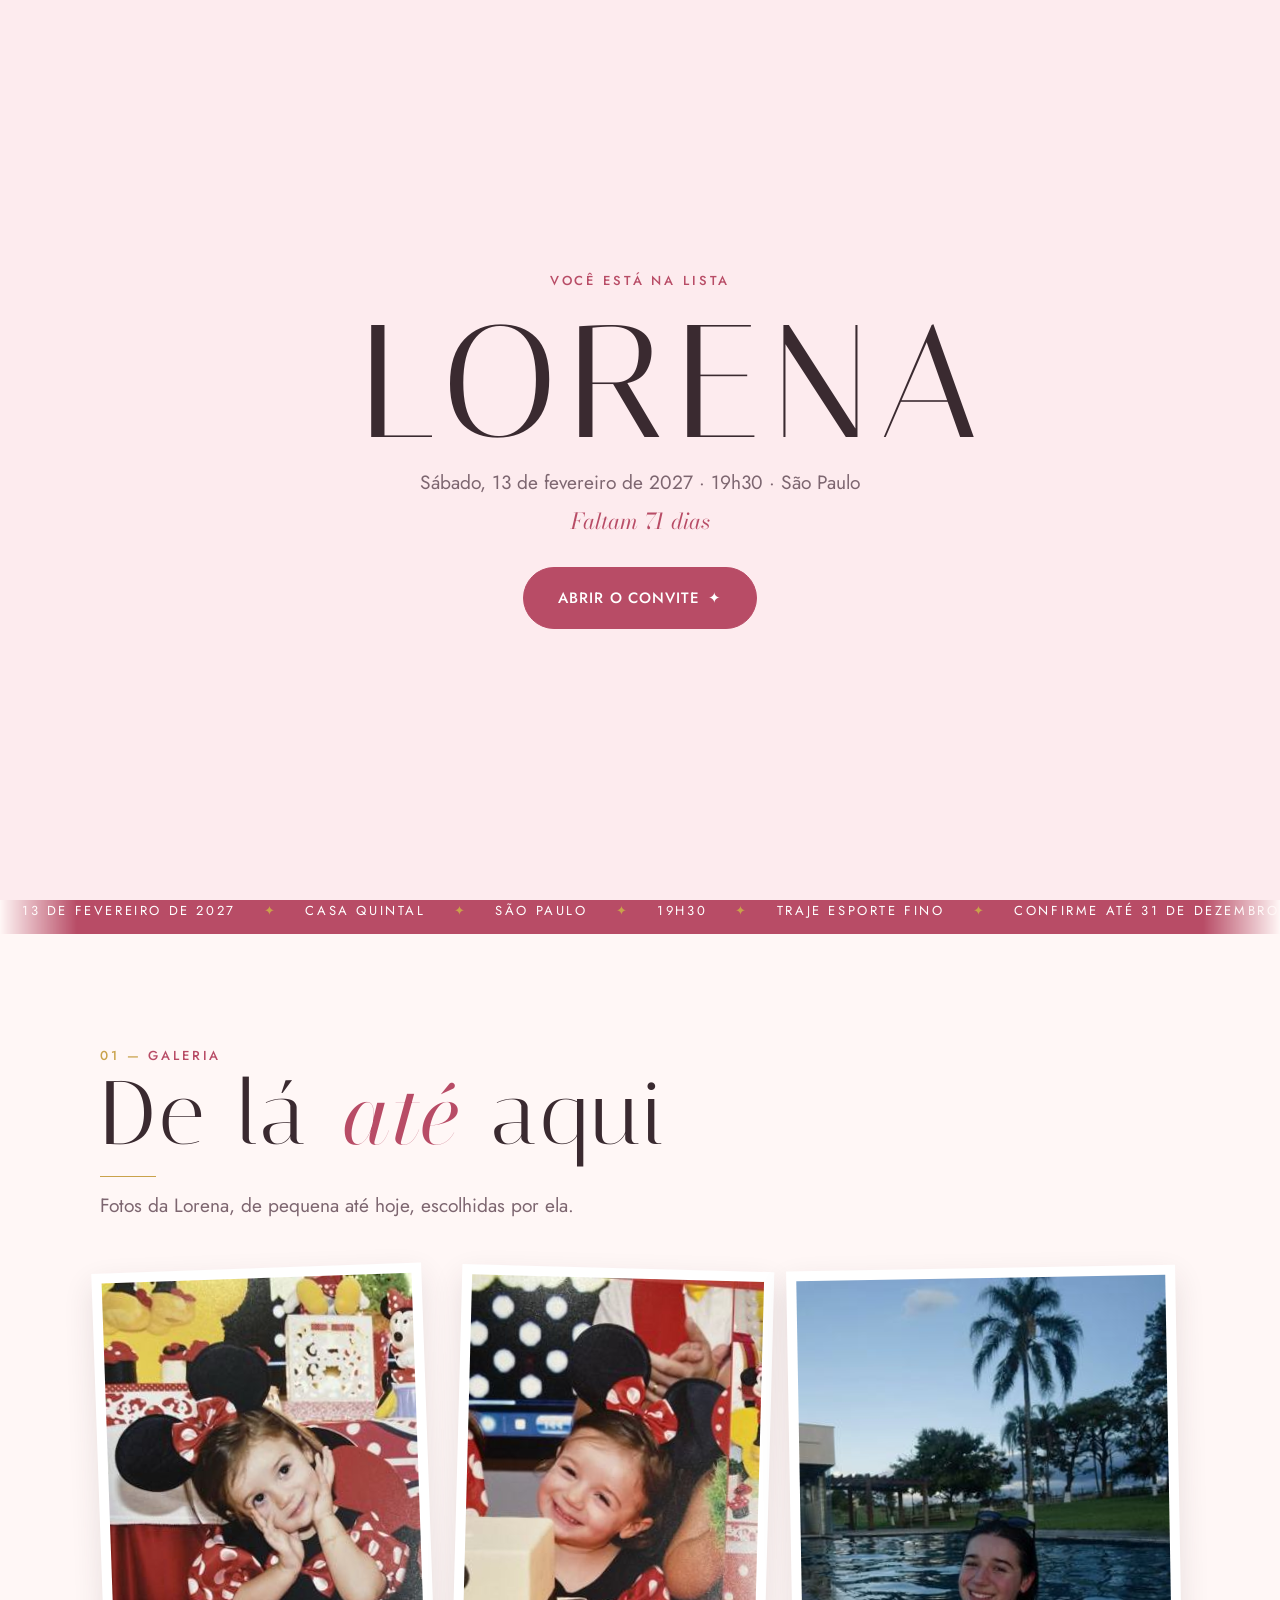
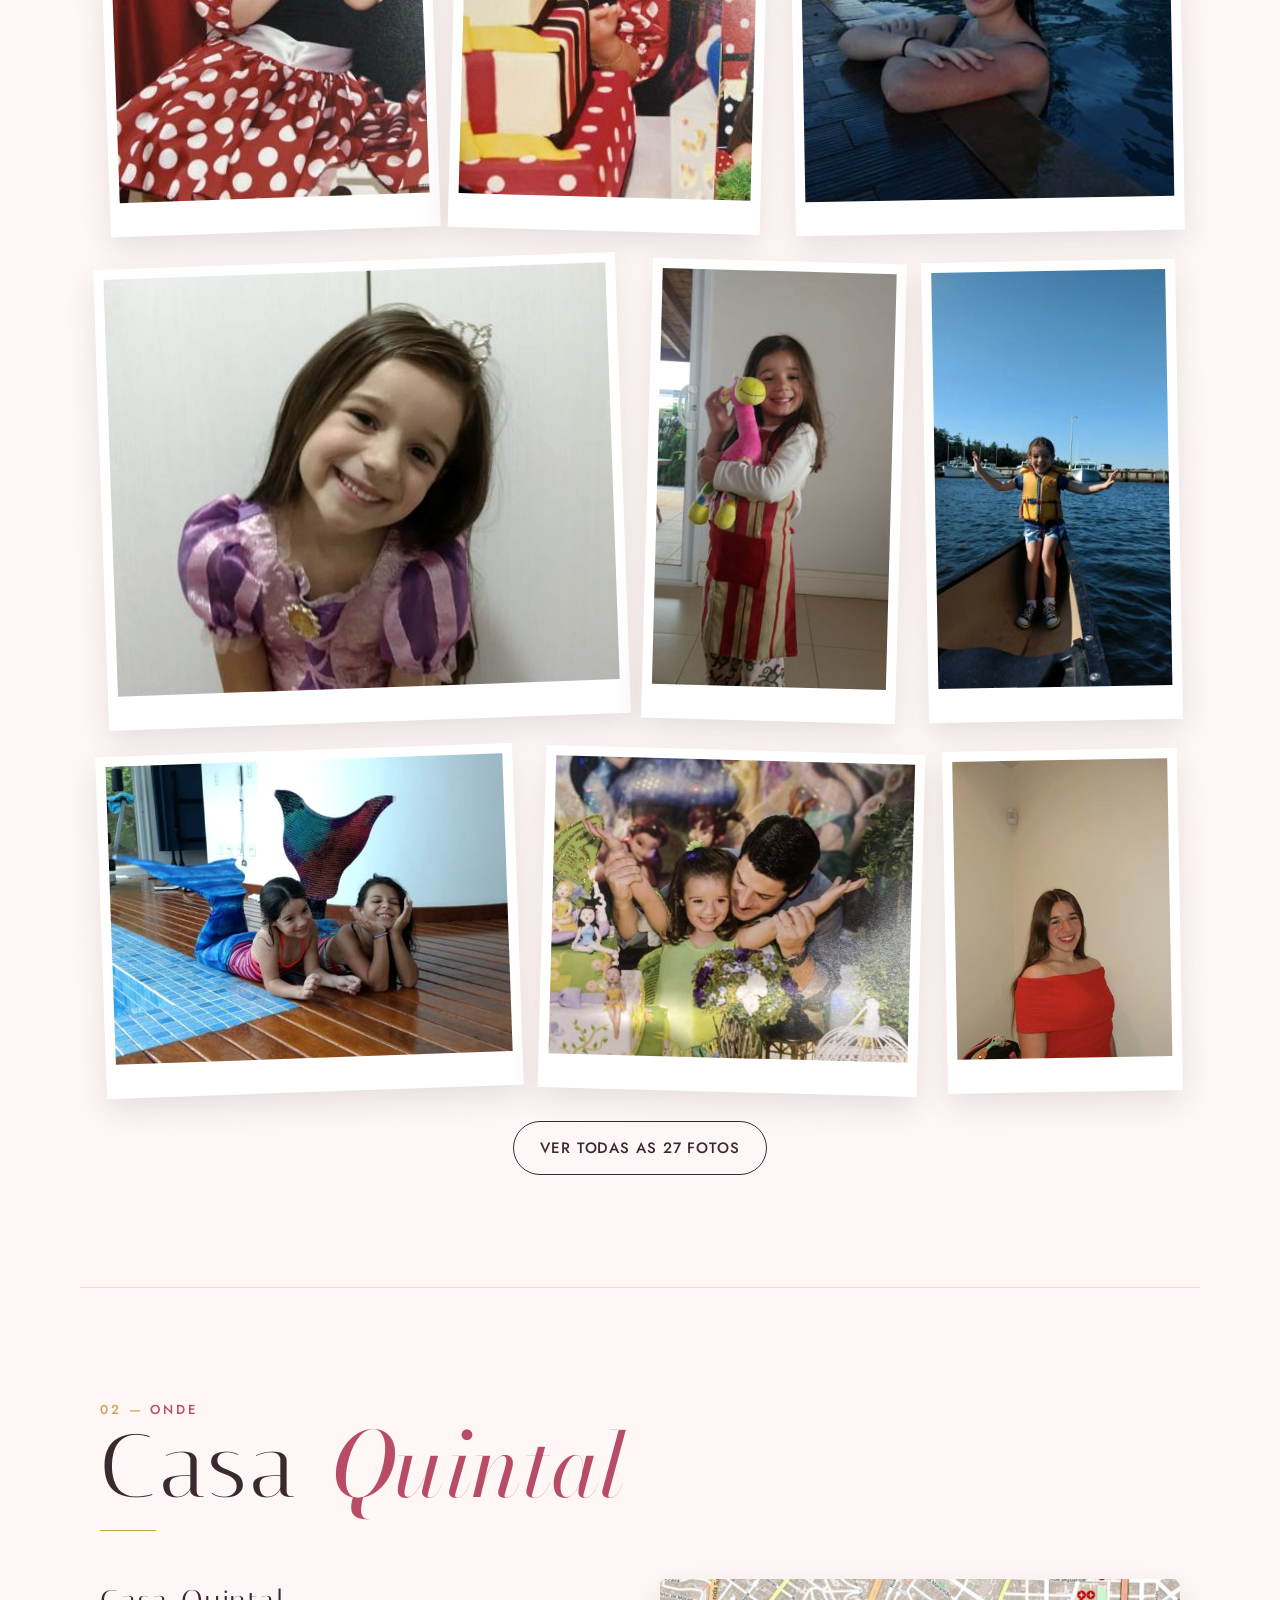
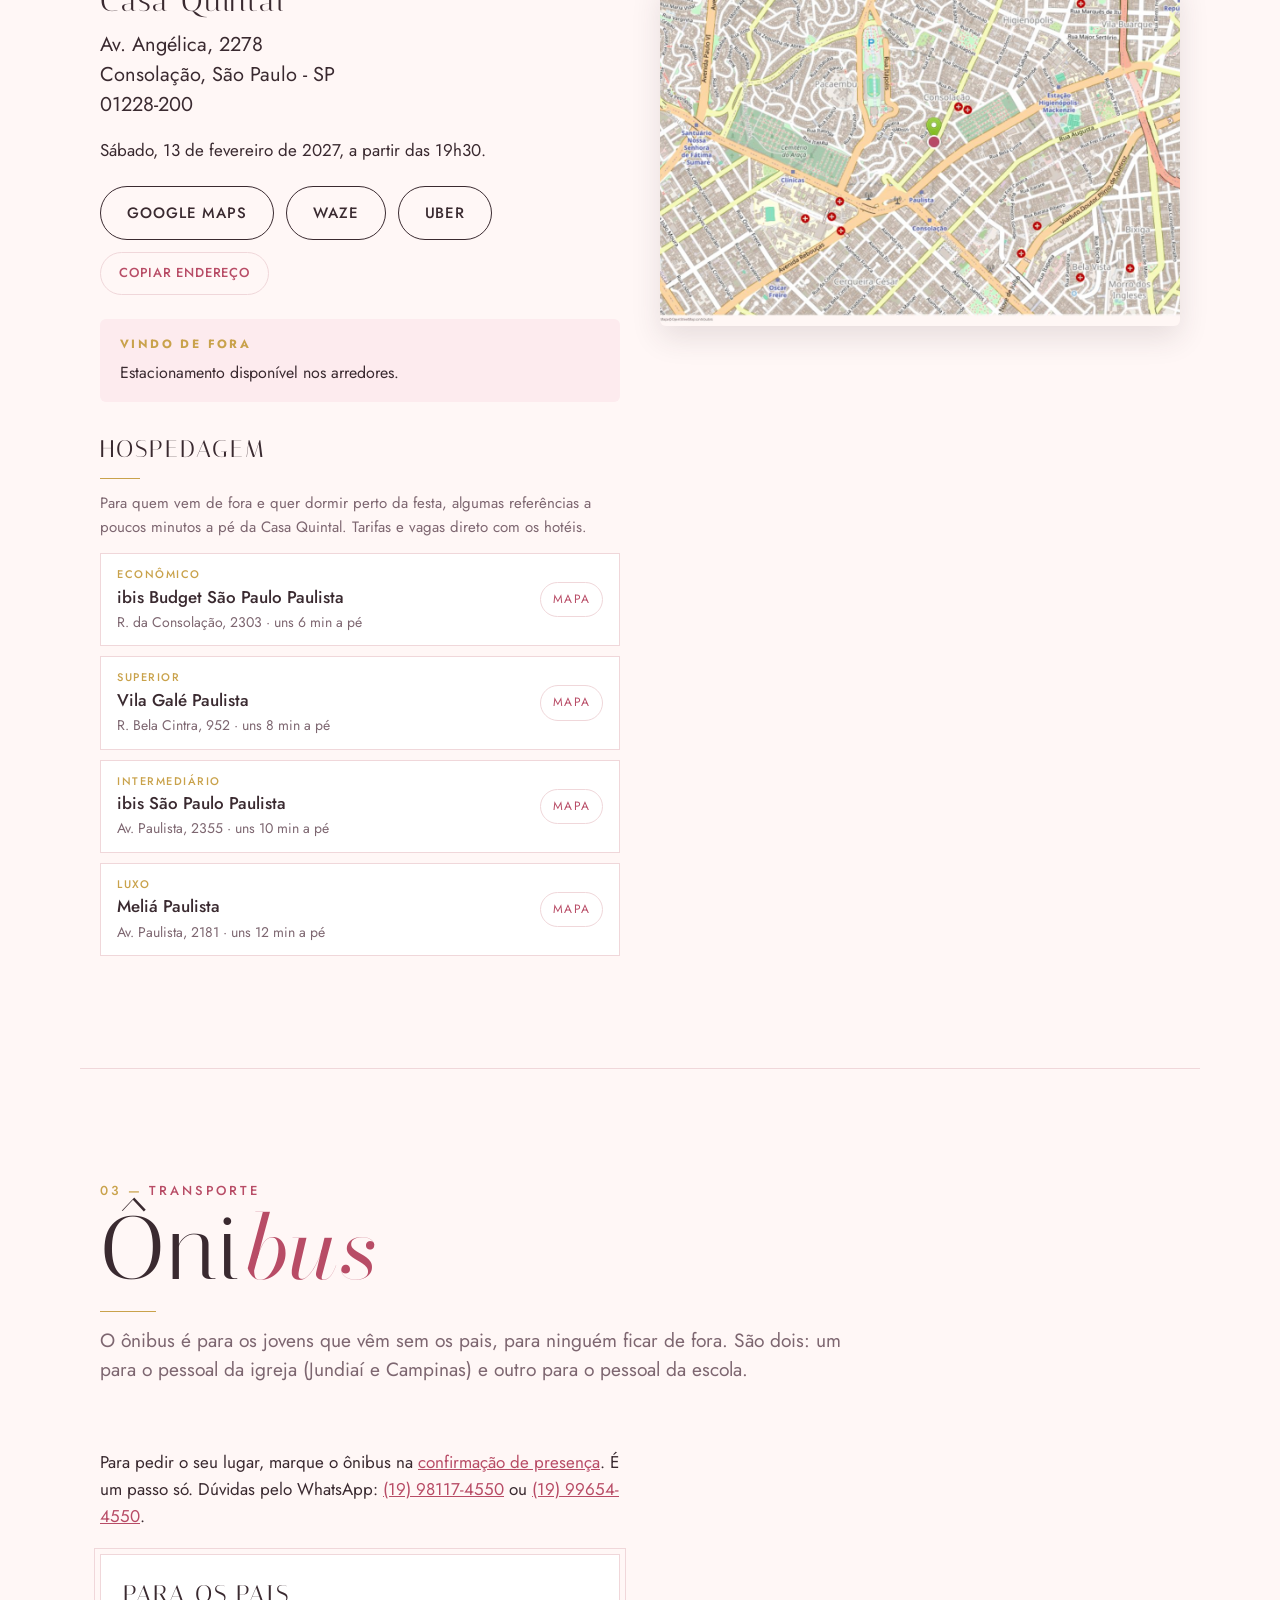
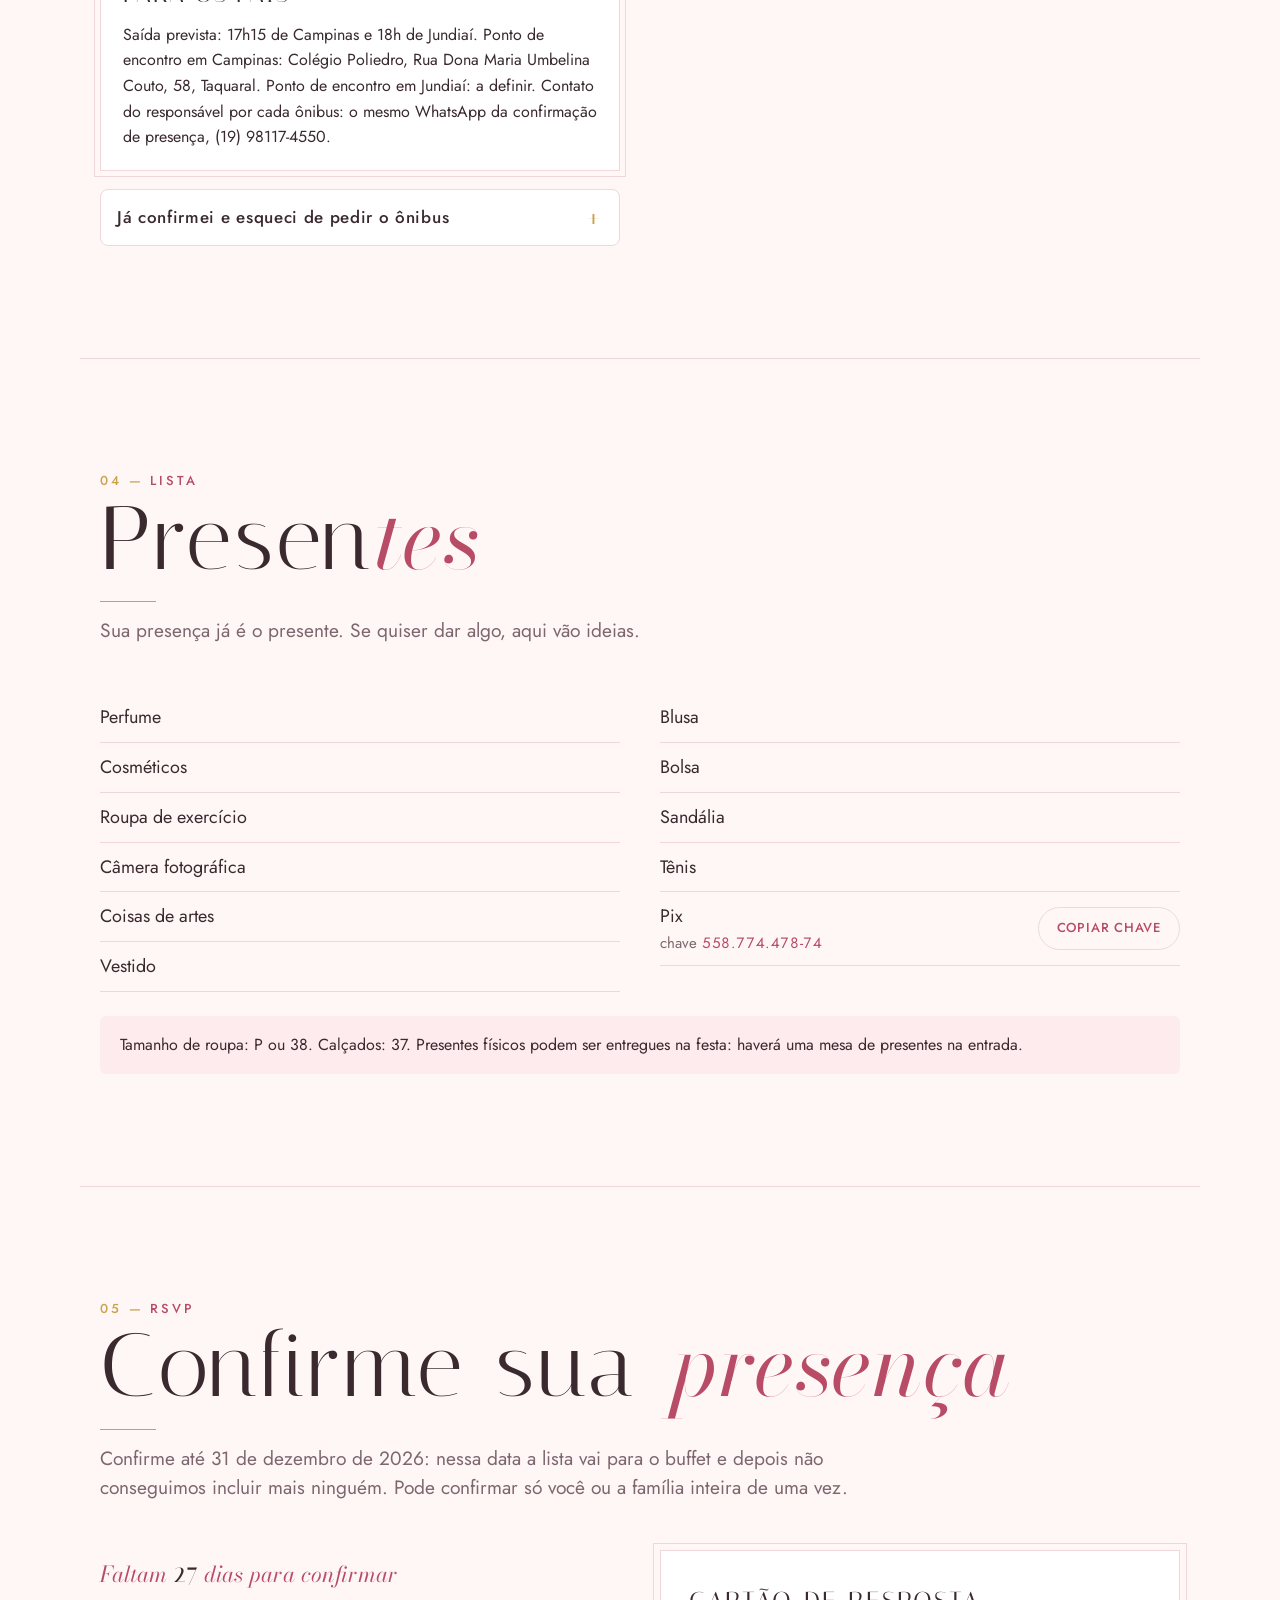
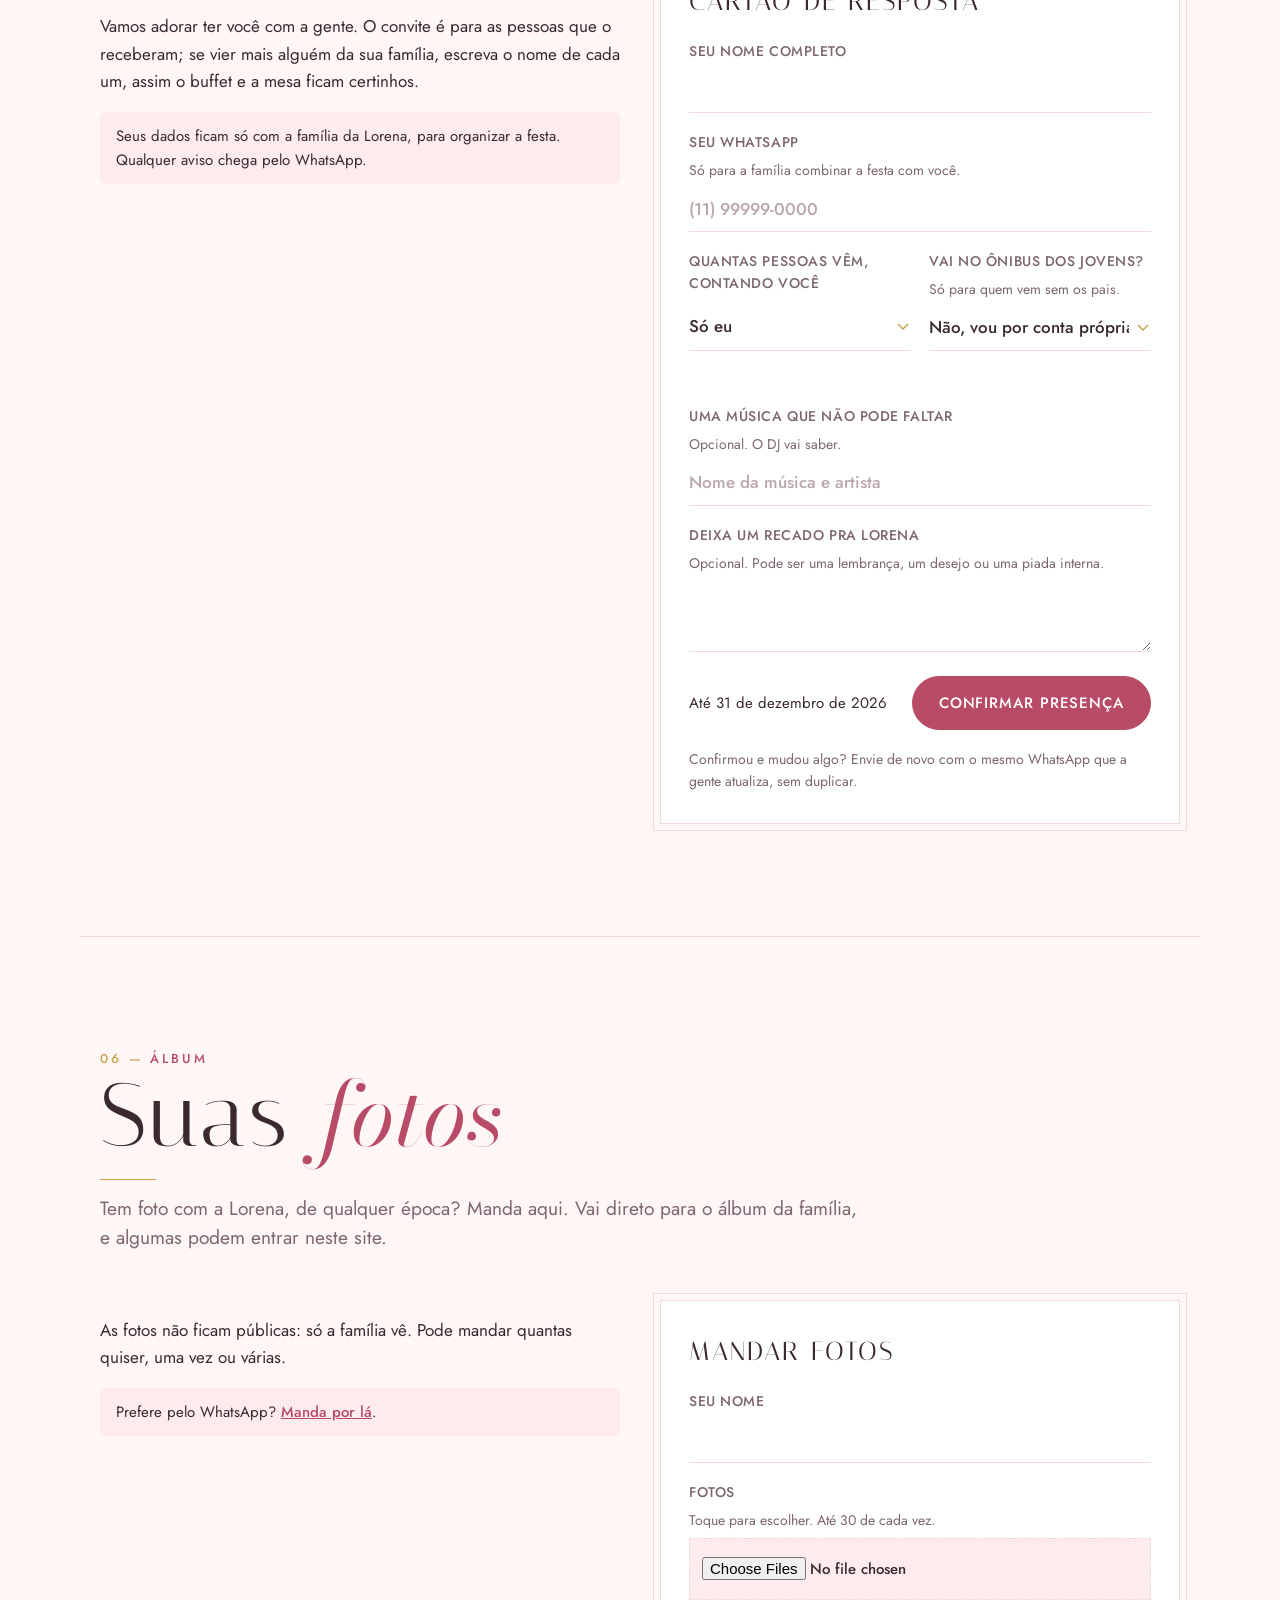
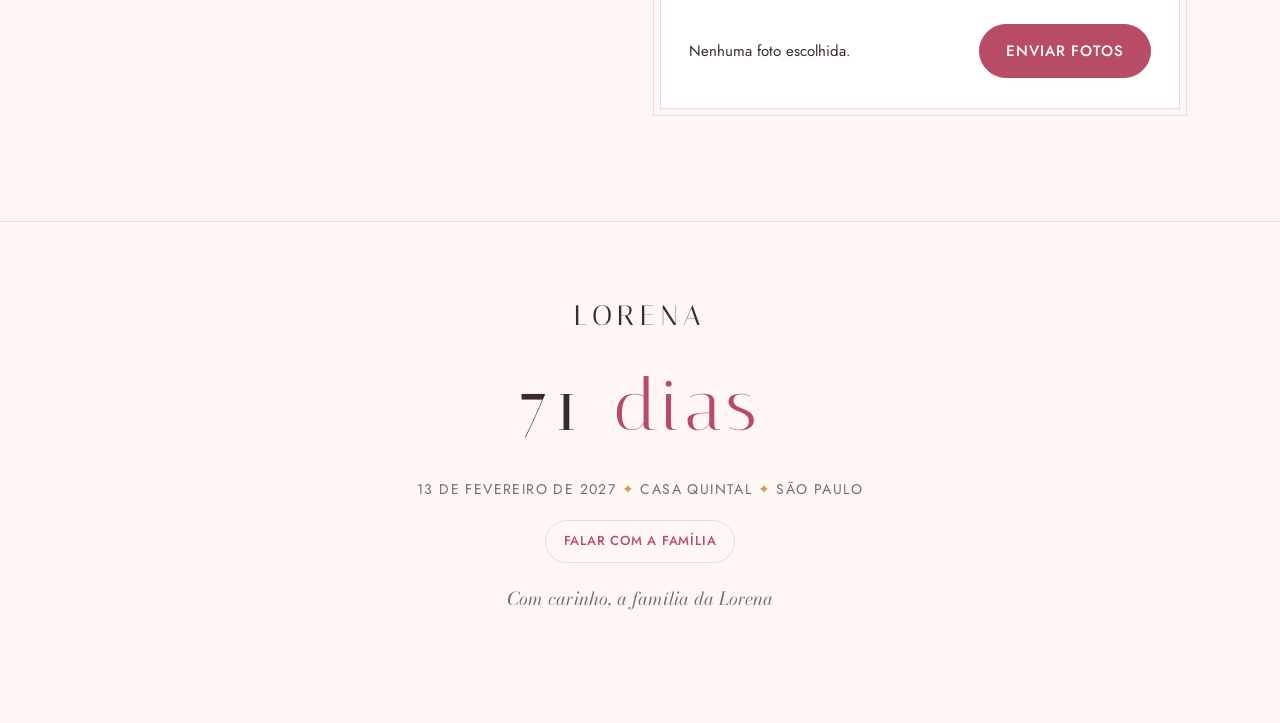
<file: index.html>
<!doctype html>
<html lang="pt-BR">
<head>
<meta charset="utf-8">
<meta name="viewport" content="width=device-width, initial-scale=1">
<meta name="robots" content="noindex, nofollow">
<title>Os 15 da Lorena</title>
<meta name="description" content="Sábado, 13 de fevereiro de 2027, 19h30 · Casa Quintal, São Paulo. Abra para confirmar presença.">
<meta name="theme-color" content="#B84C66">
<meta property="og:type" content="website">
<meta property="og:url" content="https://15anosdalorena.com.br/">
<meta property="og:title" content="Os 15 da Lorena">
<meta property="og:description" content="Sábado, 13 de fevereiro de 2027, 19h30 · Casa Quintal, São Paulo. Abra o convite e confirme até 31 de dezembro.">
<meta property="og:image" content="https://15anosdalorena.com.br/assets/og.jpg?v=2">
<meta property="og:image:width" content="1200">
<meta property="og:image:height" content="630">
<meta property="og:locale" content="pt_BR">
<meta name="twitter:card" content="summary_large_image">
<link rel="icon" type="image/png" sizes="32x32" href="assets/favicon-32.png">
<link rel="icon" type="image/png" sizes="512x512" href="assets/icon-512.png">
<link rel="apple-touch-icon" href="assets/apple-touch-icon.png">
<link rel="preconnect" href="https://fonts.googleapis.com">
<link rel="preconnect" href="https://fonts.gstatic.com" crossorigin>
<link rel="stylesheet" href="https://fonts.googleapis.com/css2?family=Italiana&family=Bodoni+Moda:ital,opsz,wght@1,6..96,400&family=Jost:wght@400;500&display=swap">
<link rel="stylesheet" href="assets/site.css?v=20261117a">
<script src="index-config.js?v=20261117a"></script>
</head>
<body class="sem-fontes">

<!-- Abertura: aparece uma vez por visita. -->
<div id="abertura" role="dialog" aria-modal="true" aria-label="Abertura do convite">
  <div class="env">
    <div class="eyebrow" id="ab-eyebrow">Você está na lista</div>
    <h1 id="ab-nome">Lorena</h1>
    <p id="ab-data">Sábado, 13 de fevereiro de 2027 · 19h30 · São Paulo</p>
    <div class="conta" id="ab-conta"></div>
    <button class="btn solid" id="abrir" type="button">Abrir o convite <span aria-hidden="true">✦</span></button>
  </div>
</div>

<header class="topo"><div class="wrap">
  <a class="marca" href="#topo">Os 15 da Lorena</a>
  <nav aria-label="Seções">
    <a href="#fotos">Fotos</a>
    <a href="#noite" id="nav-noite" hidden>A noite</a>
    <a href="#local">Local</a>
    <a href="#onibus">Ônibus</a>
    <a href="#presentes">Presentes</a>
    <a href="#confirmar">Confirmar</a>
    <a href="#suasfotos" id="nav-fotos" hidden>Suas fotos</a>
    <a href="#quiz-sec" id="nav-quiz" hidden>Quiz</a>
  </nav>
</div></header>

<main id="topo">

<section class="wrap capa">
  <div class="txt">
    <div class="eyebrow"><span>Sábado · 13 de fevereiro de 2027</span> <span>· 19h30</span></div>
    <h1 tabindex="-1">Lorena</h1>
    <div class="sub">Quinze <span class="it">anos</span></div>
    <p class="data-cel">Sábado, 13 de fevereiro, às 19h30</p>
    <p class="quando"><b>Você está convidado</b> para a festa de 15 anos da Lorena, na Casa Quintal, em São Paulo.</p>
    <div class="acoes">
      <a class="btn solid" href="#confirmar">Confirmar presença</a>
      <a class="btn" href="#local">Como chegar</a>
    </div>
  </div>
  <div class="foto-col">
    <div class="pilha">
      <figure class="polaroid b" id="capa-atras" hidden><img src="" alt="" width="1050" height="1400" loading="lazy"><figcaption id="capa-atras-leg"></figcaption></figure>
      <figure class="polaroid foto">
        <img src="assets/fotos/capa.jpg" srcset="assets/fotos/capa-700.jpg 700w, assets/fotos/capa.jpg 1050w" sizes="(max-width:820px) 280px, 440px" alt="Lorena de vestido marrom, sorrindo" width="1050" height="1400" fetchpriority="high">
        <figcaption>13 · 02 · 2027</figcaption>
      </figure>
    </div>
  </div>
</section>

<section class="wrap fatos" aria-label="Resumo">
  <div><b>Quando</b>Sábado, 13 de fevereiro de 2027<small id="fato-hora">A partir das 19h30</small></div>
  <div><b>Onde</b>Casa Quintal<small>Av. Angélica, 2278 · Consolação, São Paulo</small></div>
  <div id="fato-traje" hidden><b>Traje</b><span id="fato-traje-txt"></span><small id="fato-traje-nota"></small></div>
  <div class="acoes">
    <a class="btn leve" href="assets/lorena15.ics" download="os-15-da-lorena.ics">Salvar na agenda</a>
    <a class="btn leve" id="btn-gcal" href="#" target="_blank" rel="noopener">Google Agenda</a>
  </div>
</section>

<div class="faixa" aria-hidden="true"><div class="trilho" id="trilho"></div></div>

<section class="wrap bloco" id="fotos">
  <div class="cab entra">
    <div class="eyebrow">Galeria</div>
    <h2>De lá <span class="it">até</span> aqui</h2>
    <p>Fotos da Lorena, de pequena até hoje, escolhidas por ela.</p>
  </div>
  <blockquote class="recado-lorena" id="recado-lorena" hidden><span id="recado-lorena-txt"></span><small>Lorena</small></blockquote>
  <div class="galeria" id="galeria"></div>
  <div class="acoes" style="justify-content:center;margin-top:28px"><button class="btn" type="button" id="ver-todas" hidden>Ver todas as fotos</button></div>
</section>

<section class="wrap bloco" id="noite" hidden>
  <div class="cab entra">
    <div class="eyebrow">Programação</div>
    <h2>A <span class="it">noite</span></h2>
    <p>Chegue às 19h30: a entrada da Lorena é um dos primeiros momentos e vale a pena estar lá.</p>
  </div>
  <ol class="noite" id="programacao"></ol>
</section>

<section class="wrap bloco" id="local">
  <div class="cab entra">
    <div class="eyebrow">Onde</div>
    <h2>Casa <span class="it">Quintal</span></h2>
  </div>
  <div class="duas">
    <div>
      <p class="endereco"><b>Casa Quintal</b>Av. Angélica, 2278<br>Consolação, São Paulo - SP<br>01228-200</p>
      <p>Sábado, 13 de fevereiro de 2027, a partir das 19h30.</p>
      <div class="acoes">
        <a class="btn" id="btn-maps" href="#" target="_blank" rel="noopener">Google Maps</a>
        <a class="btn" id="btn-waze" href="#" target="_blank" rel="noopener">Waze</a>
        <a class="btn" id="btn-uber" href="#" target="_blank" rel="noopener">Uber</a>
        <button class="btn leve" id="btn-copiar" type="button">Copiar endereço</button>
      </div>
      <div class="vindo" id="vindo" hidden><b>Vindo de fora</b><span id="vindo-txt"></span></div>
      <div class="hospedagem" id="hospedagem" hidden>
        <b>Hospedagem</b>
        <p>Para quem vem de fora e quer dormir perto da festa, algumas referências a poucos minutos a pé da Casa Quintal. Tarifas e vagas direto com os hotéis.</p>
        <ul id="hospedagem-lista"></ul>
      </div>
    </div>
    <a class="mapa" id="mapa-link" href="#" target="_blank" rel="noopener" aria-label="Abrir o mapa da Casa Quintal no Google Maps">
      <img src="assets/mapa.jpg" alt="Mapa com a Casa Quintal marcada na Av. Angélica, Consolação" width="1200" height="800" loading="lazy">
    </a>
  </div>
</section>

<section class="wrap bloco" id="onibus">
  <div class="cab entra">
    <div class="eyebrow">Transporte</div>
    <h2>Ôni<span class="it">bus</span></h2>
    <p>O ônibus é para os jovens que vêm sem os pais, para ninguém ficar de fora. São dois: um para o pessoal da igreja (Jundiaí e Campinas) e outro para o pessoal da escola.</p>
  </div>
  <div class="duas">
    <div>
      <p>Para pedir o seu lugar, marque o ônibus na <a href="#confirmar">confirmação de presença</a>. É um passo só. Dúvidas pelo WhatsApp: <a id="zap-1" href="#">(19) 98117-4550</a> ou <a id="zap-2" href="#">(19) 99654-4550</a>.</p>
      <div class="pais" id="pais" hidden><b>Para os pais</b><span id="pais-txt"></span></div>
      <details class="dobra" id="dobra-onibus">
        <summary>Já confirmei e esqueci de pedir o ônibus</summary>
        <p>Sem problema. Preencha aqui que a gente anota o seu lugar.</p>
      </details>
    </div>
    <div id="bloco-onibus" hidden>
      <div class="aviso" id="aviso-onibus" aria-live="polite" hidden></div>
      <form class="f" id="form-onibus" data-titulo="Lugar no ônibus" novalidate>
        <label>Nome<input type="text" name="nome" id="o-nome" required autocomplete="name"></label>
        <div class="linha">
          <label>Contato dos responsáveis<input type="tel" name="contatoResp" id="o-resp" required inputmode="tel" placeholder="(19) 9xxxx-xxxx"></label>
          <label>Seu contato<input type="tel" name="contatoConv" id="o-conv" required inputmode="tel" placeholder="(19) 9xxxx-xxxx"></label>
        </div>
        <label>Qual ônibus?
          <select name="onibus" id="o-onibus" required>
            <option value="">Escolha</option>
            <option>Igreja Jundiaí</option>
            <option>Igreja Campinas</option>
            <option>Escola</option>
          </select>
        </label>
        <div class="hp" aria-hidden="true"><label>Não preencha<input type="text" name="site_url" tabindex="-1" autocomplete="off"></label></div>
        <div class="rodape"><span class="prazo">Para quem vem sem os pais.</span><button class="btn solid" type="submit">Quero um lugar</button></div>
        <div class="erro" id="erro-onibus" role="alert"></div>
      </form>
      <div class="obrigada" id="ok-onibus">
        <h3>Combinado!</h3>
        <p>Seu lugar no ônibus está pedido. O ponto de encontro vem pelo WhatsApp.</p>
        <div class="acoes"><a class="btn solid" id="ok-onibus-zap" href="#" target="_blank" rel="noopener">Avisar no WhatsApp</a></div>
      </div>
    </div>
  </div>
</section>

<section class="wrap bloco" id="presentes">
  <div class="cab entra">
    <div class="eyebrow">Lista</div>
    <h2>Presen<span class="it">tes</span></h2>
    <p>Sua presença já é o presente. Se quiser dar algo, aqui vão ideias.</p>
  </div>
  <ul class="lista">
    <li>Perfume</li>
    <li>Cosméticos</li>
    <li>Roupa de exercício</li>
    <li>Câmera fotográfica</li>
    <li>Coisas de artes</li>
    <li>Vestido</li>
    <li>Blusa</li>
    <li>Bolsa</li>
    <li>Sandália</li>
    <li>Tênis</li>
    <li class="pix-li" id="pix-chave" hidden><span>Pix <small>chave <code id="pix-valor"></code></small></span><button class="btn leve" type="button" id="pix-copiar">Copiar chave</button></li>
  </ul>
  <div class="nota">Tamanho de roupa: P ou 38. Calçados: 37. Presentes físicos podem ser entregues na festa: haverá uma mesa de presentes na entrada.<span id="pix-nota" hidden> Se preferir presentear com Pix, peça a chave pelo WhatsApp da família.</span></div>
</section>

<section class="wrap bloco" id="confirmar">
  <div class="cab entra">
    <div class="eyebrow">RSVP</div>
    <h2 id="rsvp-titulo">Confirme sua <span class="it">presença</span></h2>
    <p>Confirme até <span class="js-prazo">31 de dezembro de 2026</span>: nessa data a lista vai para o buffet e depois não conseguimos incluir mais ninguém. Pode confirmar só você ou a família inteira de uma vez.</p>
  </div>
  <div class="duas">
    <div>
      <p class="contagem" id="contagem" hidden></p>
      <p class="contagem" id="prazo-conta" hidden></p>
      <p>Vamos adorar ter você com a gente. O convite é para as pessoas que o receberam; se vier mais alguém da sua família, escreva o nome de cada um, assim o buffet e a mesa ficam certinhos.</p>
      <p class="aviso">Seus dados ficam só com a família da Lorena, para organizar a festa. Qualquer aviso chega pelo WhatsApp.</p>
    </div>
    <div>
      <div class="aviso" id="aviso-rsvp" aria-live="polite" hidden></div>
      <form class="f" id="form-rsvp" data-titulo="Cartão de resposta" novalidate>
        <label>Seu nome completo<input type="text" name="nome" id="r-nome" required autocomplete="name"></label>
        <label>Seu WhatsApp<small>Só para a família combinar a festa com você.</small><input type="tel" name="whatsapp" id="r-zap" required inputmode="tel" autocomplete="tel-national" placeholder="(11) 99999-0000"></label>
        <div class="linha">
          <label>Quantas pessoas vêm, contando você
            <select name="pessoas" id="r-pessoas" required>
              <option value="1">Só eu</option><option value="2">2 pessoas</option><option value="3">3 pessoas</option><option value="4">4 pessoas</option><option value="5">5 pessoas</option><option value="6">6 pessoas</option><option value="7">7 pessoas</option><option value="8">8 pessoas</option><option value="9">9 pessoas</option><option value="10">10 pessoas</option>
            </select>
          </label>
          <label>Vai no ônibus dos jovens?<small>Só para quem vem sem os pais.</small>
            <select name="onibus" id="r-onibus">
              <option value="Não">Não, vou por conta própria</option>
              <option>Igreja Jundiaí</option>
              <option>Igreja Campinas</option>
              <option>Escola</option>
            </select>
          </label>
        </div>
        <div class="desdobra" id="r-acomp-wrap"><div>
          <div class="rotulo">Quem vem com você?<small>O nome de cada pessoa, para a lista do buffet.</small></div>
          <div class="pessoas-lista" id="r-pessoas-lista"></div>
          <div><button type="button" class="btn leve" id="r-mais">+ Adicionar pessoa</button></div>
        </div></div>
        <div class="desdobra" id="r-bus-extra"><div>
          <p class="aviso" style="margin:0">Ônibus só para jovens que vão sem os pais. Com isto o lugar já fica pedido.</p>
          <label>Contato dos responsáveis (WhatsApp)<input type="tel" name="contatoResp" id="r-resp" inputmode="tel" placeholder="(19) 9xxxx-xxxx"></label>
          <div id="r-quem-label" hidden><div class="rotulo">Quem vai no ônibus?<small>Desmarque quem vai por conta própria.</small></div><div class="quem-lista" id="r-quem"></div></div>
        </div></div>
        <label id="r-musica-label" hidden>Uma música que não pode faltar<small>Opcional. O DJ vai saber.</small><input type="text" name="musica" id="r-musica" placeholder="Nome da música e artista"></label>
        <label id="r-recado-label" hidden>Deixa um recado pra Lorena<small>Opcional. Pode ser uma lembrança, um desejo ou uma piada interna.</small><textarea name="recado" id="r-recado"></textarea></label>
        <div class="hp" aria-hidden="true"><label>Não preencha<input type="text" name="site_url" tabindex="-1" autocomplete="off"></label></div>
        <div class="rodape"><span class="prazo">Até <span class="js-prazo">31 de dezembro de 2026</span></span><button class="btn solid" type="submit" id="r-botao">Confirmar presença</button></div>
        <p class="prazo" style="margin:0;font-size:14px;color:var(--muted)">Confirmou e mudou algo? Envie de novo com o mesmo WhatsApp que a gente atualiza, sem duplicar. <a href="#" id="r-outra" hidden>Confirmar outra pessoa neste celular</a></p>
        <div class="erro" id="erro-rsvp" role="alert"></div>
      </form>
      <div class="obrigada" id="ok-rsvp">
        <h3 id="ok-rsvp-h">Obrigada!</h3>
        <p id="ok-rsvp-txt">Sua presença está confirmada.</p>
        <div class="acoes">
          <a class="btn solid" id="ok-rsvp-zap" href="#" target="_blank" rel="noopener">Mandar um oi no WhatsApp</a>
          <a class="btn leve" id="ok-rsvp-zap2" href="#" target="_blank" rel="noopener" hidden>Ou neste outro número</a>
          <a class="btn" id="ok-rsvp-story" href="assets/eu-vou.png" download="eu-vou-lorena15.png" hidden>Baixar o "Eu vou"</a>
          <a class="btn leve" href="assets/lorena15.ics" download="os-15-da-lorena.ics">Salvar na agenda</a>
        </div>
        <a class="volta" href="#topo">Voltar ao convite</a>
      </div>
    </div>
  </div>
</section>

<section class="wrap bloco" id="suasfotos" hidden>
  <div class="cab entra">
    <div class="eyebrow">Álbum</div>
    <h2>Suas <span class="it">fotos</span></h2>
    <p id="fotos-intro">Tem foto com a Lorena, de qualquer época? Manda aqui. Vai direto para o álbum da família, e algumas podem entrar neste site.</p>
  </div>
  <div class="duas">
    <div>
      <p>As fotos não ficam públicas: só a família vê. Pode mandar quantas quiser, uma vez ou várias.</p>
      <p class="hash-nota" id="hash-nota" hidden></p>
      <p class="aviso">Prefere pelo WhatsApp? <a id="fotos-zap" href="#" target="_blank" rel="noopener">Manda por lá</a>.</p>
    </div>
    <div>
      <form class="f" id="form-fotos" data-titulo="Mandar fotos" novalidate>
        <label>Seu nome<input type="text" name="nome" id="f-nome" required autocomplete="name"></label>
        <label>Fotos<small>Toque para escolher. Até 30 de cada vez.</small><input type="file" name="fotos" id="f-arquivos" accept="image/*" multiple required></label>
        <div id="f-lista" class="f-lista" hidden></div>
        <div class="hp" aria-hidden="true"><label>Não preencha<input type="text" name="site_url" tabindex="-1" autocomplete="off"></label></div>
        <div class="rodape"><span class="prazo" id="f-status">Nenhuma foto escolhida.</span><button class="btn solid" type="submit" id="f-botao">Enviar fotos</button></div>
        <div class="erro" id="erro-fotos" role="alert"></div>
      </form>
      <div class="obrigada" id="ok-fotos">
        <h3>Chegaram!</h3>
        <p id="ok-fotos-txt">Suas fotos estão no álbum da família.</p>
        <div class="acoes"><button class="btn" type="button" id="f-mais">Mandar mais</button></div>
      </div>
    </div>
  </div>
</section>

<section class="wrap bloco" id="quiz-sec" hidden>
  <div class="cab entra">
    <div class="eyebrow">Jogo</div>
    <h2>Quanto você <span class="it">conhece</span> a Lorena?</h2>
    <p id="quiz-intro">Oito perguntas. Sem cola.</p>
  </div>
  <div class="quiz" id="quiz"></div>
</section>

<section class="wrap bloco" id="festa" hidden>
  <div class="cab entra">
    <div class="eyebrow">13 · 02 · 2027</div>
    <h2>A <span class="it">festa</span></h2>
    <p>As fotos que vocês mandaram e as do fotógrafo.</p>
  </div>
  <div class="acoes" style="margin:0 0 28px"><a class="btn solid" href="#suasfotos">Manda suas fotos</a></div>
  <div class="galeria" id="galeria-festa"></div>
</section>

</main>

<footer>
  <b>Lorena</b>
  <div class="conta" id="rodape-conta"></div>
  13 de fevereiro de 2027 <span class="estrela">✦</span> Casa Quintal <span class="estrela">✦</span> São Paulo
  <div class="hash" id="rodape-hash" hidden></div>
  <div class="acoes"><a class="btn leve" id="rodape-zap" href="#" target="_blank" rel="noopener">Falar com a família</a></div>
  <div class="carinho">Com carinho, a família da Lorena</div>
</footer>

<div class="pill" id="pill" aria-label="Atalhos">
  <a class="btn solid" href="#confirmar">Confirmar presença</a>
  <a class="btn leve" href="#local">Como chegar</a>
</div>

<script src="assets/site.js?v=20261117a"></script>
</body>
</html>
</file>
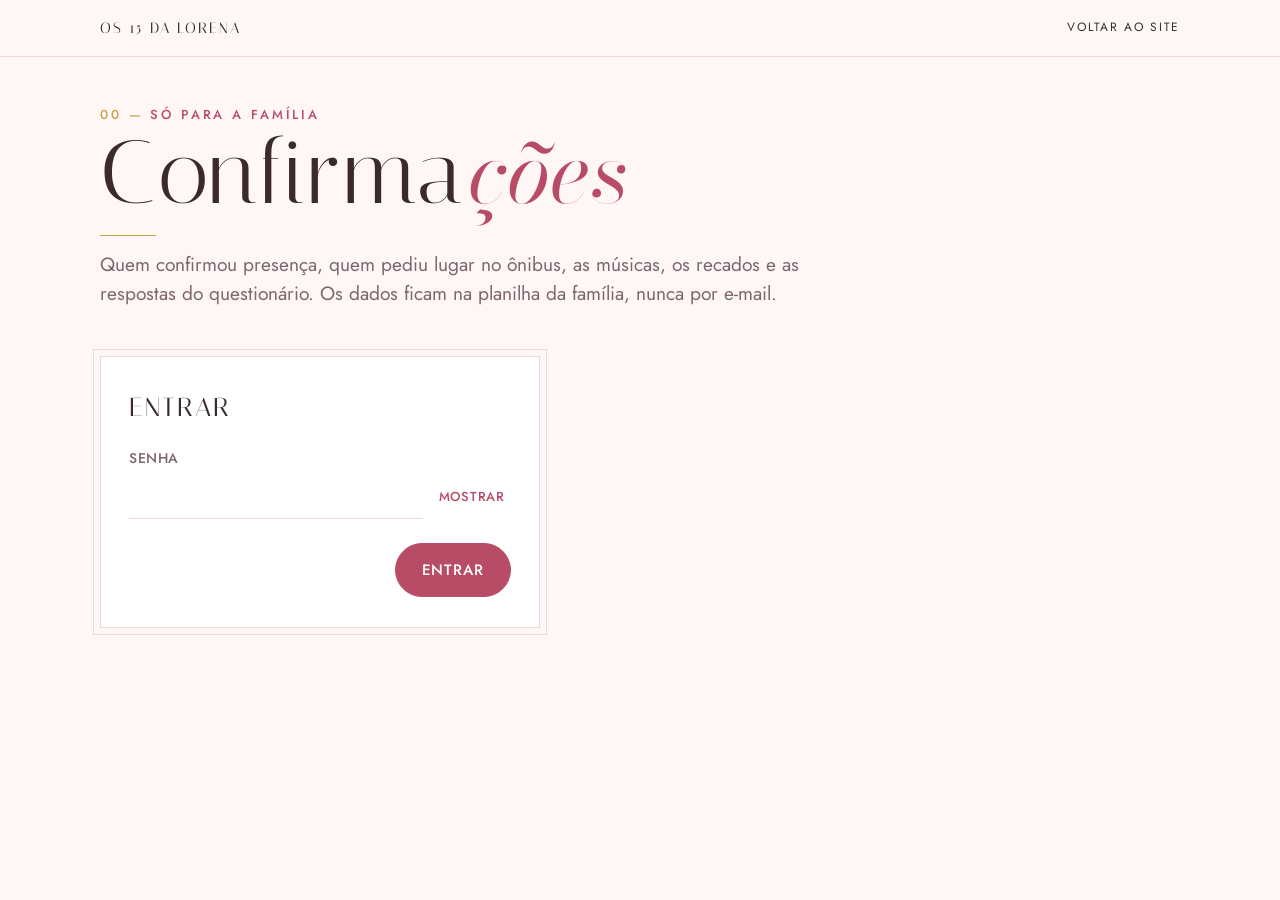
<file: lista.html>
<!doctype html>
<html lang="pt-BR">
<head>
<meta charset="utf-8">
<meta name="viewport" content="width=device-width, initial-scale=1">
<meta name="robots" content="noindex, nofollow">
<title>Confirmações · Os 15 da Lorena</title>
<link rel="icon" type="image/png" sizes="32x32" href="assets/favicon-32.png">
<link rel="stylesheet" href="https://fonts.googleapis.com/css2?family=Italiana&family=Bodoni+Moda:ital,opsz,wght@1,6..96,400&family=Jost:wght@400;500&display=swap">
<link rel="stylesheet" href="assets/site.css?v=20261117a">
<style>
  main.wrap{padding-block:48px}
  .senha{max-width:440px}
  .senha .olho{display:flex;gap:10px;align-items:center}
  .senha .olho input{flex:1}
  .senha .olho button{font:inherit;font-size:13px;letter-spacing:.06em;text-transform:uppercase;border:0;background:none;color:var(--rose-deep);cursor:pointer}
  .painel{display:none}
  .tot{display:flex;flex-wrap:wrap;gap:14px;margin:24px 0}
  .tot div{background:#fff;border:1px solid var(--line);padding:14px 18px;min-width:140px}
  .tot b{display:block;font-family:var(--display);font-size:40px;line-height:1;margin-bottom:4px}
  .tot span{font-size:12px;letter-spacing:.12em;text-transform:uppercase;color:var(--muted)}
  .meta{display:flex;flex-wrap:wrap;gap:12px 20px;align-items:center;font-size:14px;color:var(--muted);margin-bottom:8px}
  h3{font-size:34px;letter-spacing:.06em;margin:36px 0 12px}
  .tabela{overflow-x:auto;background:#fff;border:1px solid var(--line)}
  table{border-collapse:collapse;width:100%;font-size:15px;min-width:720px}
  th,td{text-align:left;padding:10px 14px;border-bottom:1px solid var(--line);vertical-align:top}
  th{font-size:12px;letter-spacing:.1em;text-transform:uppercase;color:var(--muted);font-weight:500}
  td.n{font-variant-numeric:tabular-nums;white-space:nowrap}
  .vazio{color:var(--muted);padding:14px}
  pre{white-space:pre-wrap;font:14px/1.5 var(--body);margin:0}
</style>
<script src="index-config.js?v=20261117a"></script>
</head>
<body class="aberta">
<header class="topo"><div class="wrap"><a class="marca" href="index.html">Os 15 da Lorena</a><nav><a href="index.html">Voltar ao site</a></nav></div></header>
<main class="wrap">
  <div class="cab"><div class="eyebrow">Só para a família</div><h2>Confirma<span class="it">ções</span></h2><p>Quem confirmou presença, quem pediu lugar no ônibus, as músicas, os recados e as respostas do questionário. Os dados ficam na planilha da família, nunca por e-mail.</p></div>

  <form class="f senha" id="f-senha" data-titulo="Entrar">
    <label>Senha<div class="olho"><input type="password" id="senha" autocomplete="current-password" required><button type="button" id="ver">Mostrar</button></div></label>
    <div class="rodape"><span class="prazo"></span><button class="btn solid" type="submit" id="entrar">Entrar</button></div>
    <div class="erro" id="erro" role="alert"></div>
  </form>

  <div class="painel" id="painel">
    <div class="tot">
      <div><b id="t-conf">0</b><span>confirmações</span></div>
      <div><b id="t-pessoas">0</b><span>pessoas</span></div>
      <div><b id="t-onibus">0</b><span>lugares no ônibus</span></div>
      <div><b id="t-musicas">0</b><span>músicas</span></div>
      <div><b id="t-recados">0</b><span>recados</span></div>
      <div><b id="t-fotos">0</b><span>fotos recebidas</span></div>
    </div>
    <div class="meta"><span id="atualizado"></span><button class="btn leve" type="button" id="recarregar">Atualizar</button><a class="btn leve" id="csv" href="#" download="confirmacoes-lorena15.csv">Baixar CSV</a></div>
    <h3>Presença</h3>
    <div class="tabela"><table><thead><tr><th>Quando</th><th>Nome</th><th>WhatsApp</th><th>Pessoas</th><th>Acompanhantes</th><th>Ônibus</th><th>Música</th><th>Recado</th></tr></thead><tbody id="tb-rsvp"></tbody></table><div class="vazio" id="v-rsvp" hidden>Ninguém confirmou ainda.</div></div>
    <h3>Ônibus</h3>
    <div class="tabela"><table><thead><tr><th>Quando</th><th>Nome</th><th>Responsáveis</th><th>Convidado</th><th>Ônibus</th><th>Confirmado por</th></tr></thead><tbody id="tb-bus"></tbody></table><div class="vazio" id="v-bus" hidden>Nenhum pedido ainda.</div></div>
    <h3>Fotos dos convidados</h3>
    <p id="pasta-link" style="margin:0 0 10px"></p>
    <div class="tabela"><table><thead><tr><th>Quando</th><th>Quem</th><th>Arquivo</th></tr></thead><tbody id="tb-fotos"></tbody></table><div class="vazio" id="v-fotos" hidden>Nenhuma foto ainda.</div></div>
    <h3>Questionário</h3>
    <div class="tabela"><table><thead><tr><th>Quando</th><th>Quem</th><th>Respostas</th></tr></thead><tbody id="tb-perg"></tbody></table><div class="vazio" id="v-perg" hidden>Nenhuma resposta ainda.</div></div>
  </div>
</main>
<script>
(function(){
  var C=window.CONFIG||{}; var $=function(s){return document.querySelector(s)}; var dadosAtuais=null;
  function esc(s){return String(s==null?"":s).replace(/[&<>"]/g,function(c){return {"&":"&amp;","<":"&lt;",">":"&gt;",'"':"&quot;"}[c]})}
  function quando(s){var d=new Date(s);return isNaN(d)?esc(s):d.toLocaleString("pt-BR",{day:"2-digit",month:"2-digit",hour:"2-digit",minute:"2-digit"})}
  function rend(j){
    var rs=j.rsvp||[], bs=j.onibus||[], ps=j.perguntas||[], fs=j.fotos||[];
    $("#t-fotos").textContent=fs.length;
    $("#pasta-link").innerHTML=C.pastaFotosUrl?'<a class="btn leve" target="_blank" rel="noopener" href="'+esc(C.pastaFotosUrl)+'">Abrir a pasta no Drive</a>':"";
    $("#tb-fotos").innerHTML=fs.map(function(r){return "<tr><td class='n'>"+quando(r.data)+"</td><td>"+esc(r.quem)+"</td><td><a href='"+esc(r.link)+"' target='_blank' rel='noopener'>"+esc(r.arquivo)+"</a></td></tr>"}).join("");
    $("#v-fotos").hidden=fs.length>0;
    $("#t-conf").textContent=rs.length;
    $("#t-pessoas").textContent=rs.reduce(function(a,r){return a+(parseInt(r.pessoas,10)||1)},0);
    $("#t-onibus").textContent=bs.length;
    $("#t-musicas").textContent=rs.filter(function(r){return r.musica}).length;
    $("#t-recados").textContent=rs.filter(function(r){return r.recado}).length;
    $("#tb-rsvp").innerHTML=rs.map(function(r){return "<tr><td class='n'>"+quando(r.data)+"</td><td>"+esc(r.nome)+"</td><td class='n'>"+esc(r.whatsapp)+"</td><td class='n'>"+esc(r.pessoas)+"</td><td>"+esc(r.acompanhantes).replace(/\n/g,"<br>")+"</td><td>"+esc(r.onibus)+"</td><td>"+esc(r.musica)+"</td><td>"+esc(r.recado)+"</td></tr>"}).join("");
    $("#v-rsvp").hidden=rs.length>0;
    $("#tb-bus").innerHTML=bs.map(function(r){return "<tr><td class='n'>"+quando(r.data)+"</td><td>"+esc(r.nome)+"</td><td class='n'>"+esc(r.contatoResp)+"</td><td class='n'>"+esc(r.contatoConv)+"</td><td>"+esc(r.onibus)+"</td><td>"+esc(r.confirmadoPor)+"</td></tr>"}).join("");
    $("#v-bus").hidden=bs.length>0;
    $("#tb-perg").innerHTML=ps.map(function(r){var o={};try{o=JSON.parse(r.json||"{}")}catch(e){} var txt=Object.keys(o).map(function(k){var v=o[k];return k+": "+(Array.isArray(v)?v.join("; "):typeof v==="object"?JSON.stringify(v):v)}).join("\n");return "<tr><td class='n'>"+quando(r.data)+"</td><td>"+esc(r.quem)+"</td><td><pre>"+esc(txt)+"</pre></td></tr>"}).join("");
    $("#v-perg").hidden=ps.length>0;
    $("#atualizado").textContent="Atualizado às "+new Date().toLocaleTimeString("pt-BR",{hour:"2-digit",minute:"2-digit"});
    var linhas=[["Quando","Nome","WhatsApp","Pessoas","Acompanhantes","Ônibus","Música","Recado"]].concat(rs.map(function(r){return [quando(r.data),r.nome,r.whatsapp,r.pessoas,r.acompanhantes,r.onibus,r.musica,r.recado]}));
    var csv="﻿"+linhas.map(function(l){return l.map(function(c){return '"'+String(c==null?"":c).replace(/"/g,'""')+'"'}).join(";")}).join("\r\n");
    $("#csv").href="data:text/csv;charset=utf-8,"+encodeURIComponent(csv);
  }
  function carregar(senha,botao){
    var erro=$("#erro"); erro.style.display="none";
    if(!C.formEndpoint){erro.textContent="O endereço do Apps Script ainda não foi configurado (index-config.js).";erro.style.display="block";return}
    var rot=botao.textContent; botao.disabled=true; botao.textContent="Abrindo…";
    var ctrl=new AbortController(), t=setTimeout(function(){ctrl.abort()},15000);
    fetch(C.formEndpoint+"?lista=1&token="+encodeURIComponent(senha),{signal:ctrl.signal})
      .then(function(r){return r.json()})
      .then(function(j){ if(!j||!j.ok) throw new Error(j&&j.error||"erro"); $("#f-senha").hidden=true; $("#painel").style.display="block"; rend(j); })
      .catch(function(err){ erro.textContent=err.name==="AbortError"?"A planilha demorou para responder. Tente de novo em alguns segundos.":err.message==="senha"?"Senha errada.":"Não foi possível abrir a lista agora."; erro.style.display="block"; })
      .then(function(){clearTimeout(t);botao.disabled=false;botao.textContent=rot});
  }
  $("#f-senha").addEventListener("submit",function(e){e.preventDefault();carregar($("#senha").value,$("#entrar"))});
  $("#recarregar").addEventListener("click",function(){carregar($("#senha").value,$("#recarregar"))});
  $("#ver").addEventListener("click",function(){var i=$("#senha");i.type=i.type==="password"?"text":"password";$("#ver").textContent=i.type==="password"?"Mostrar":"Esconder"});
})();
</script>
</body>
</html>
</file>
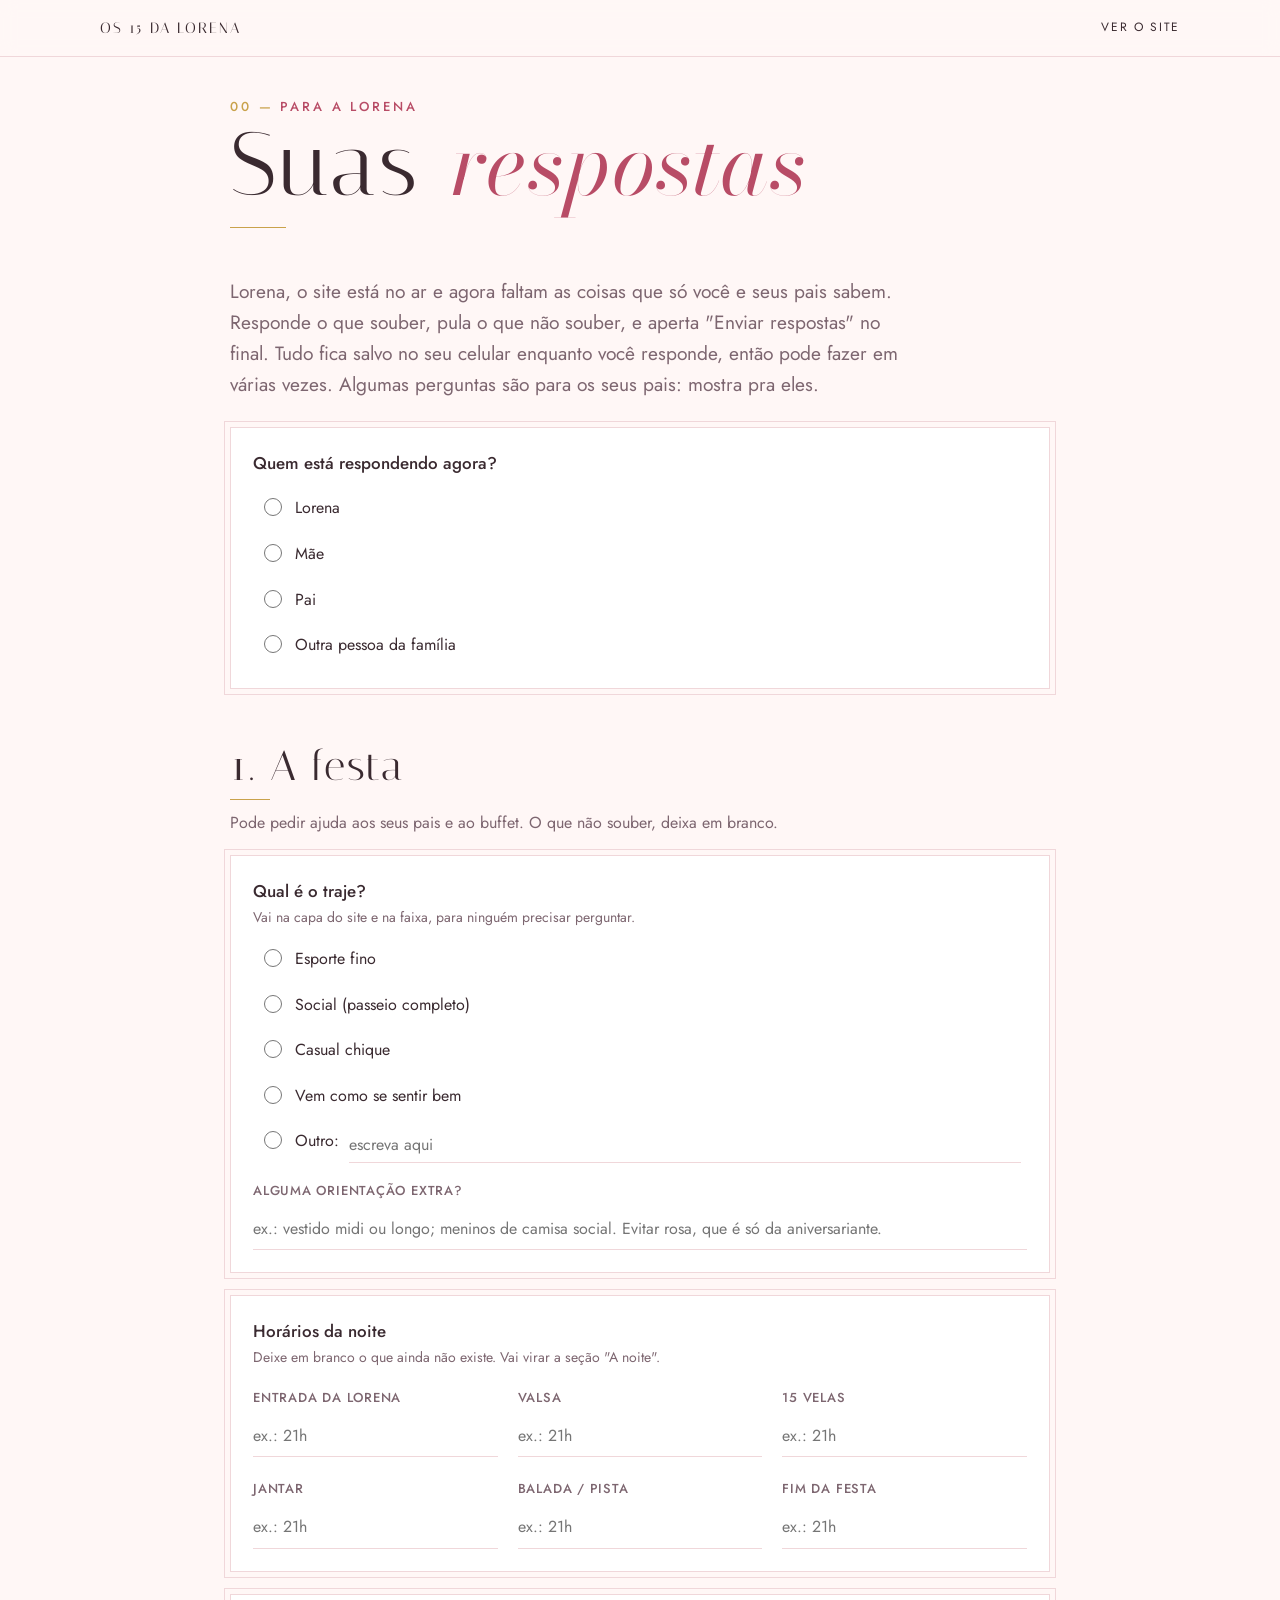
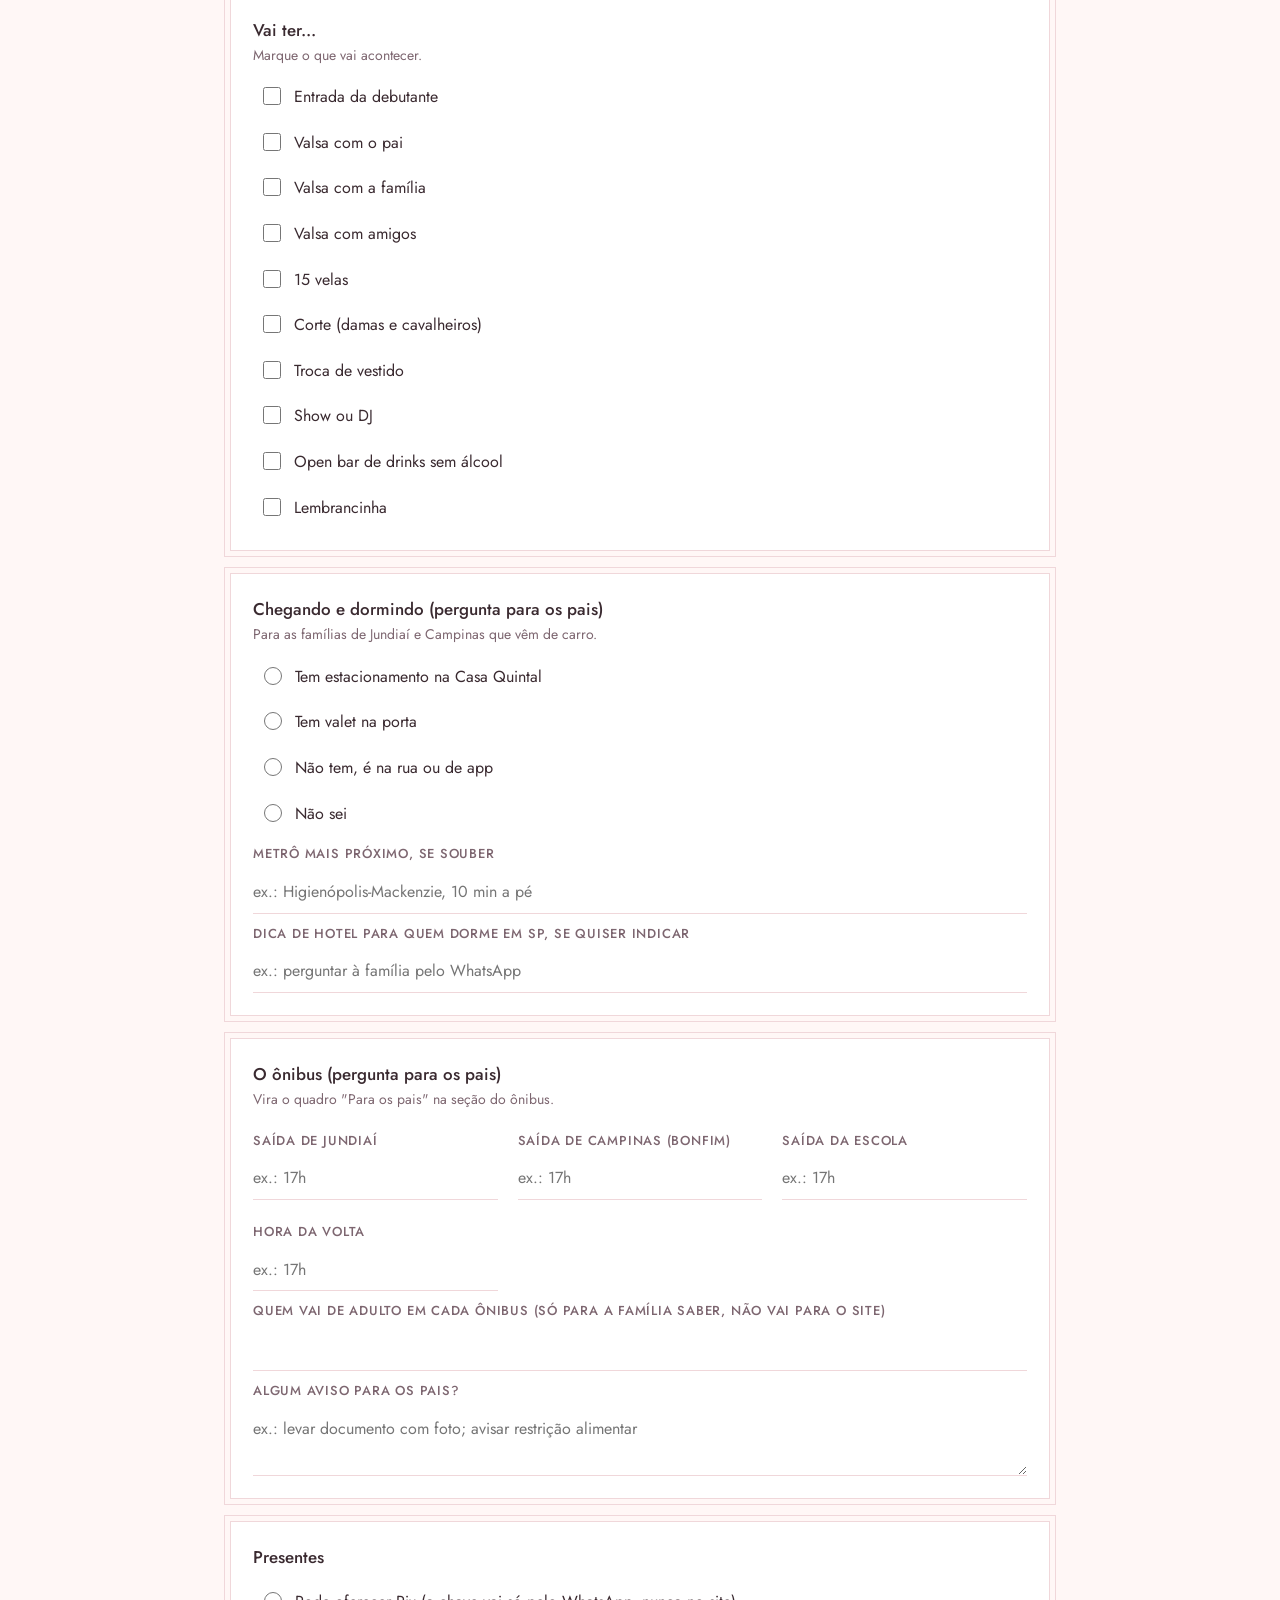
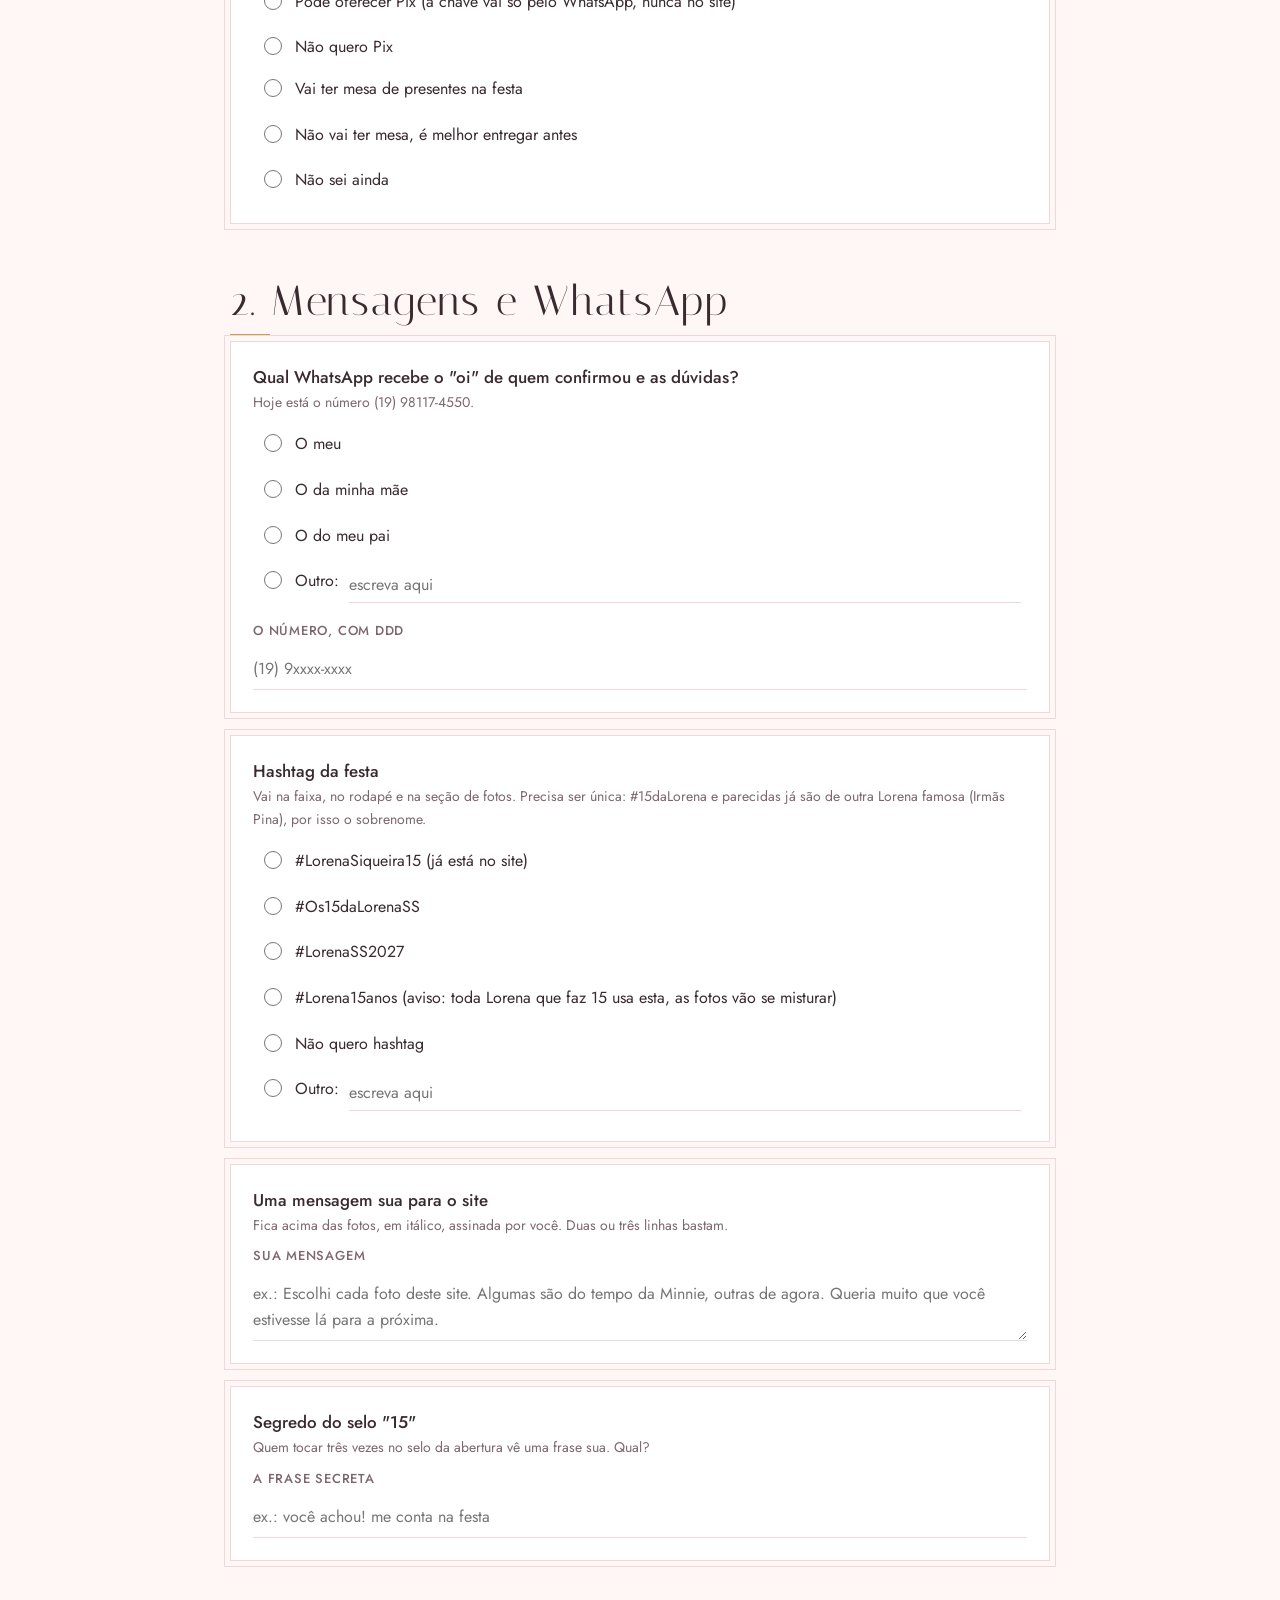
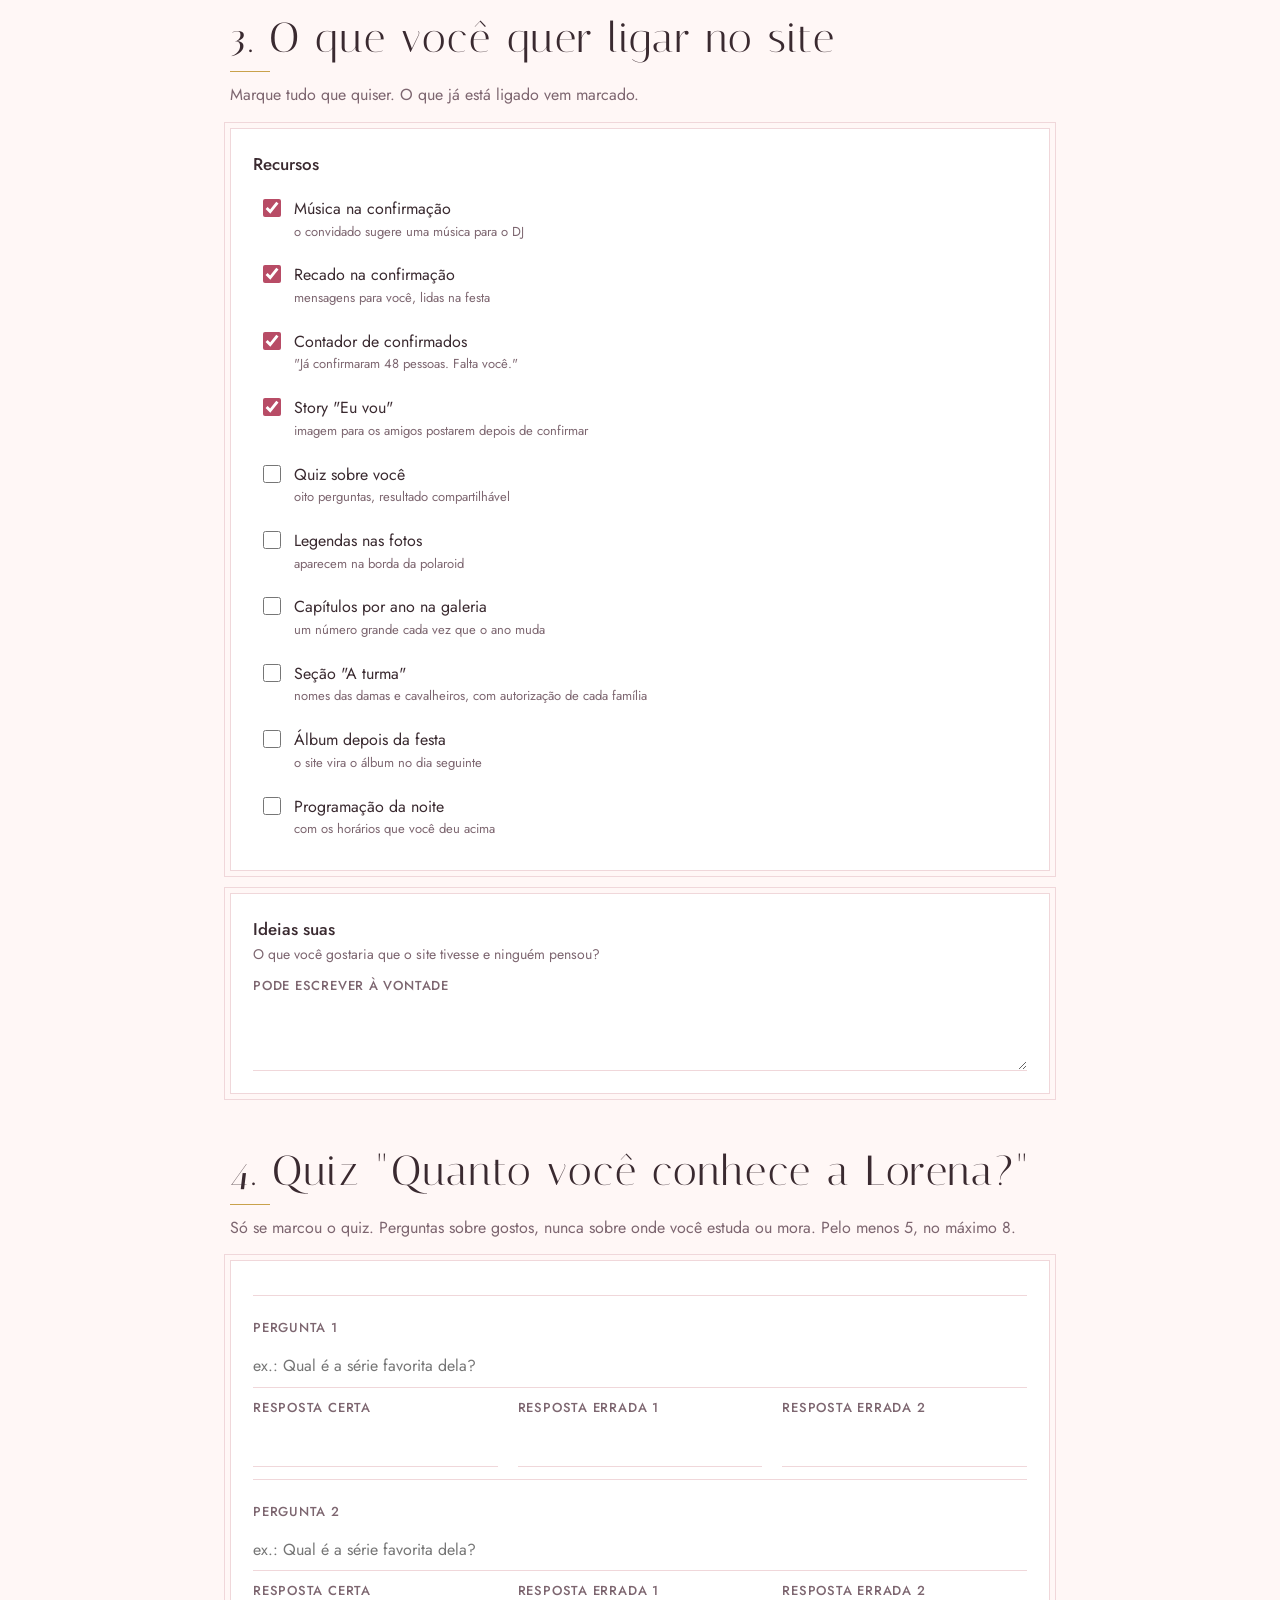
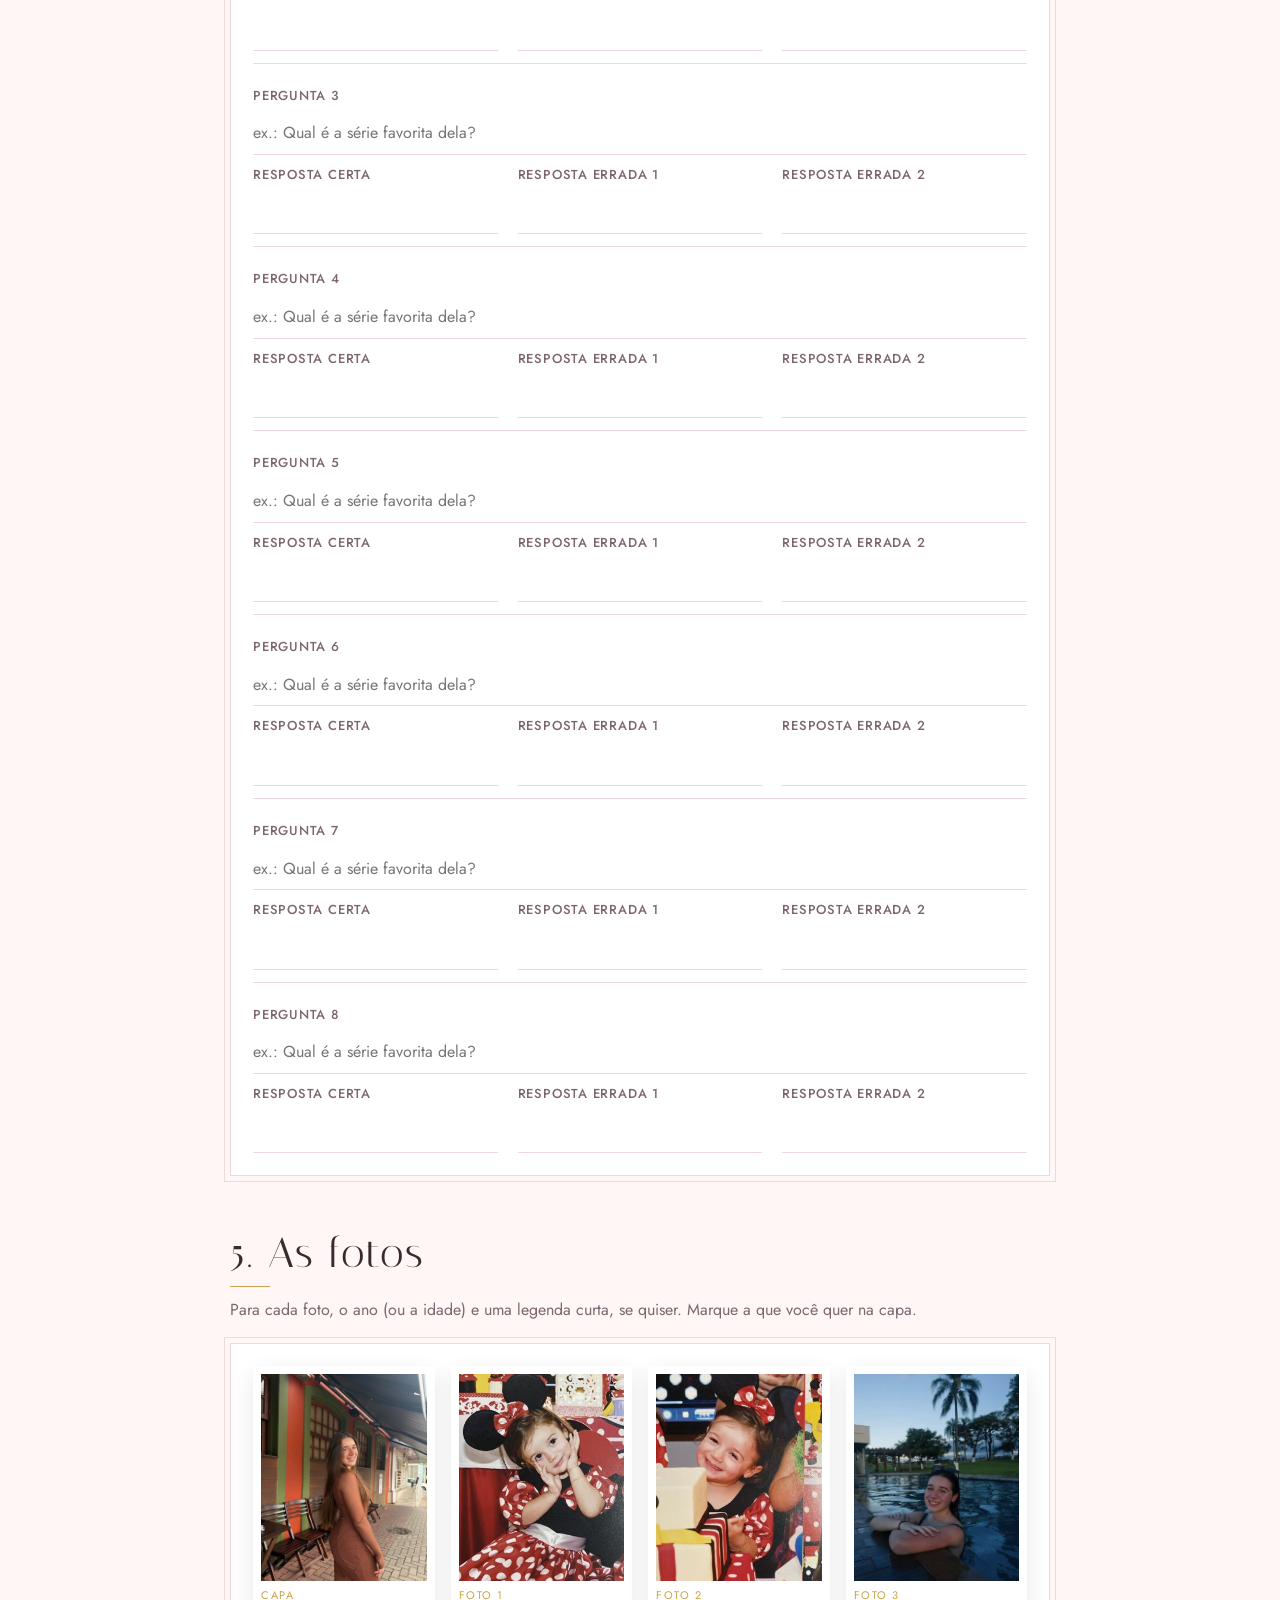
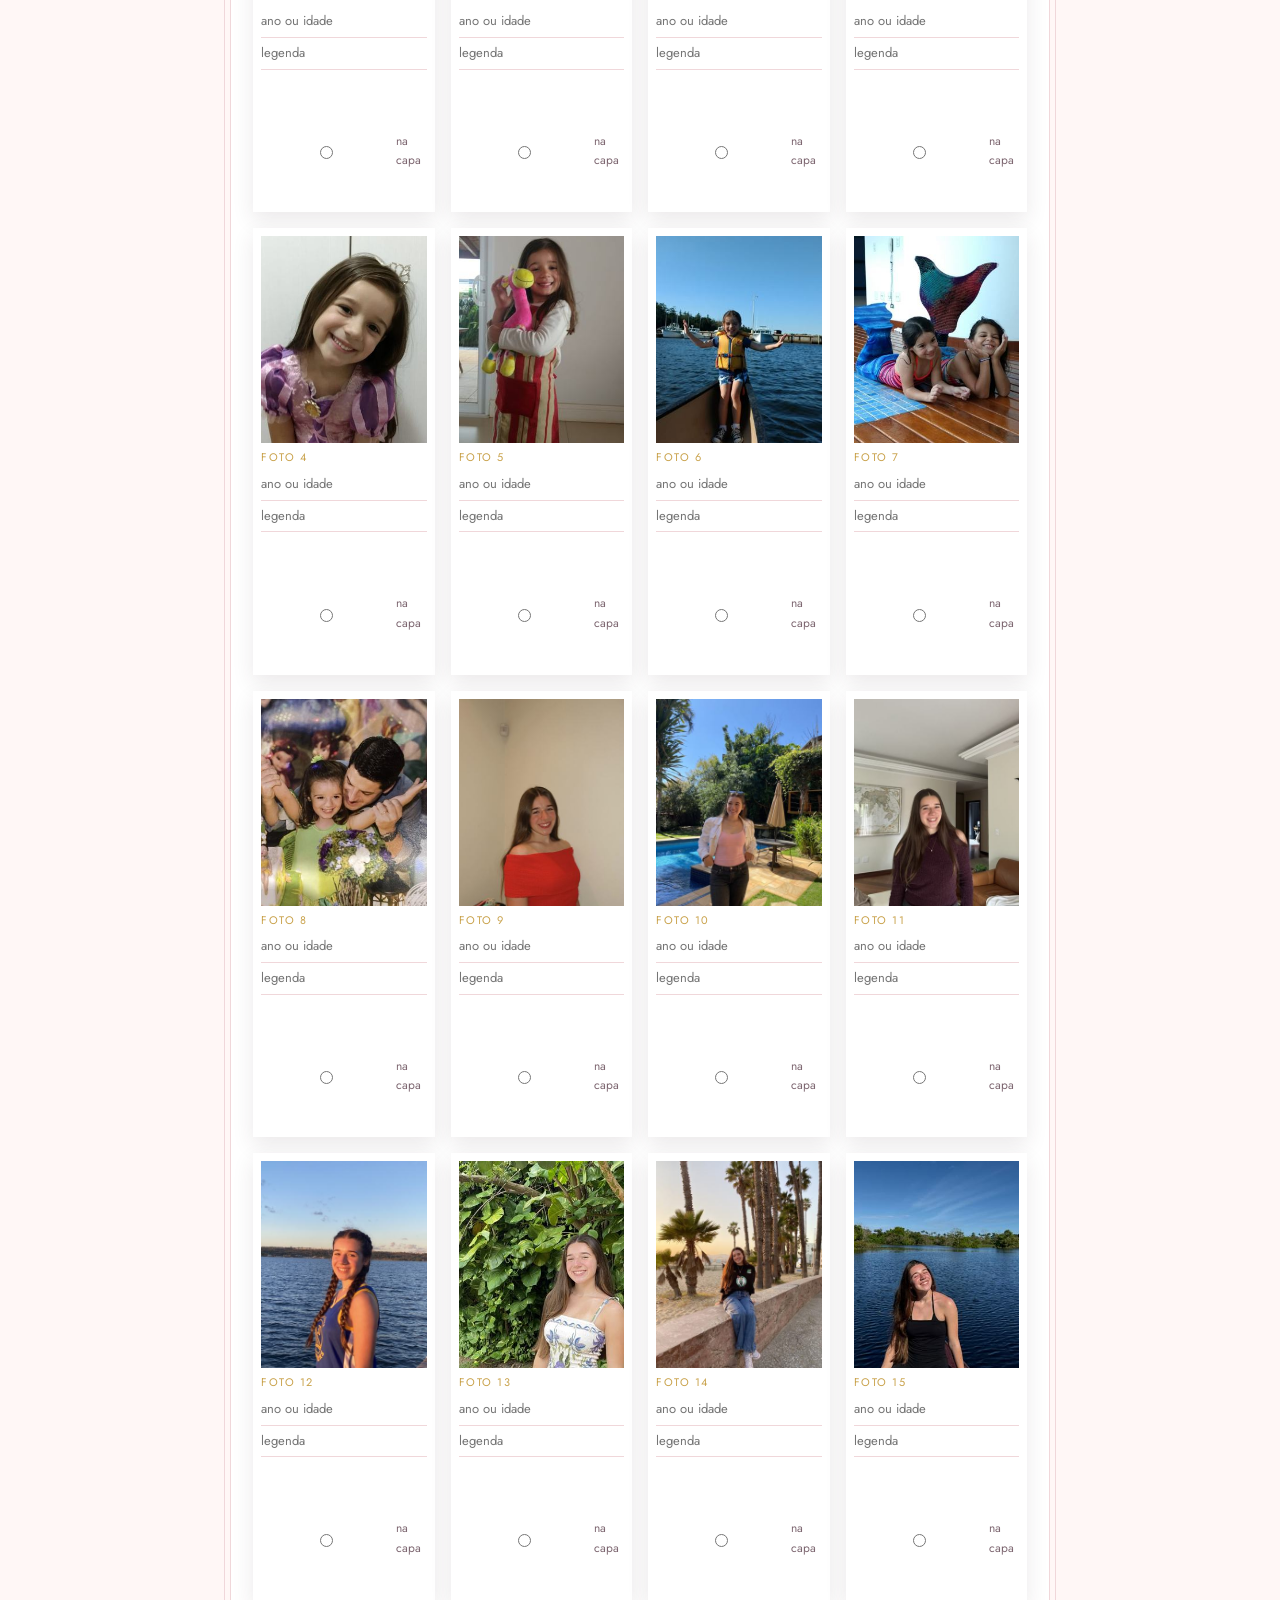
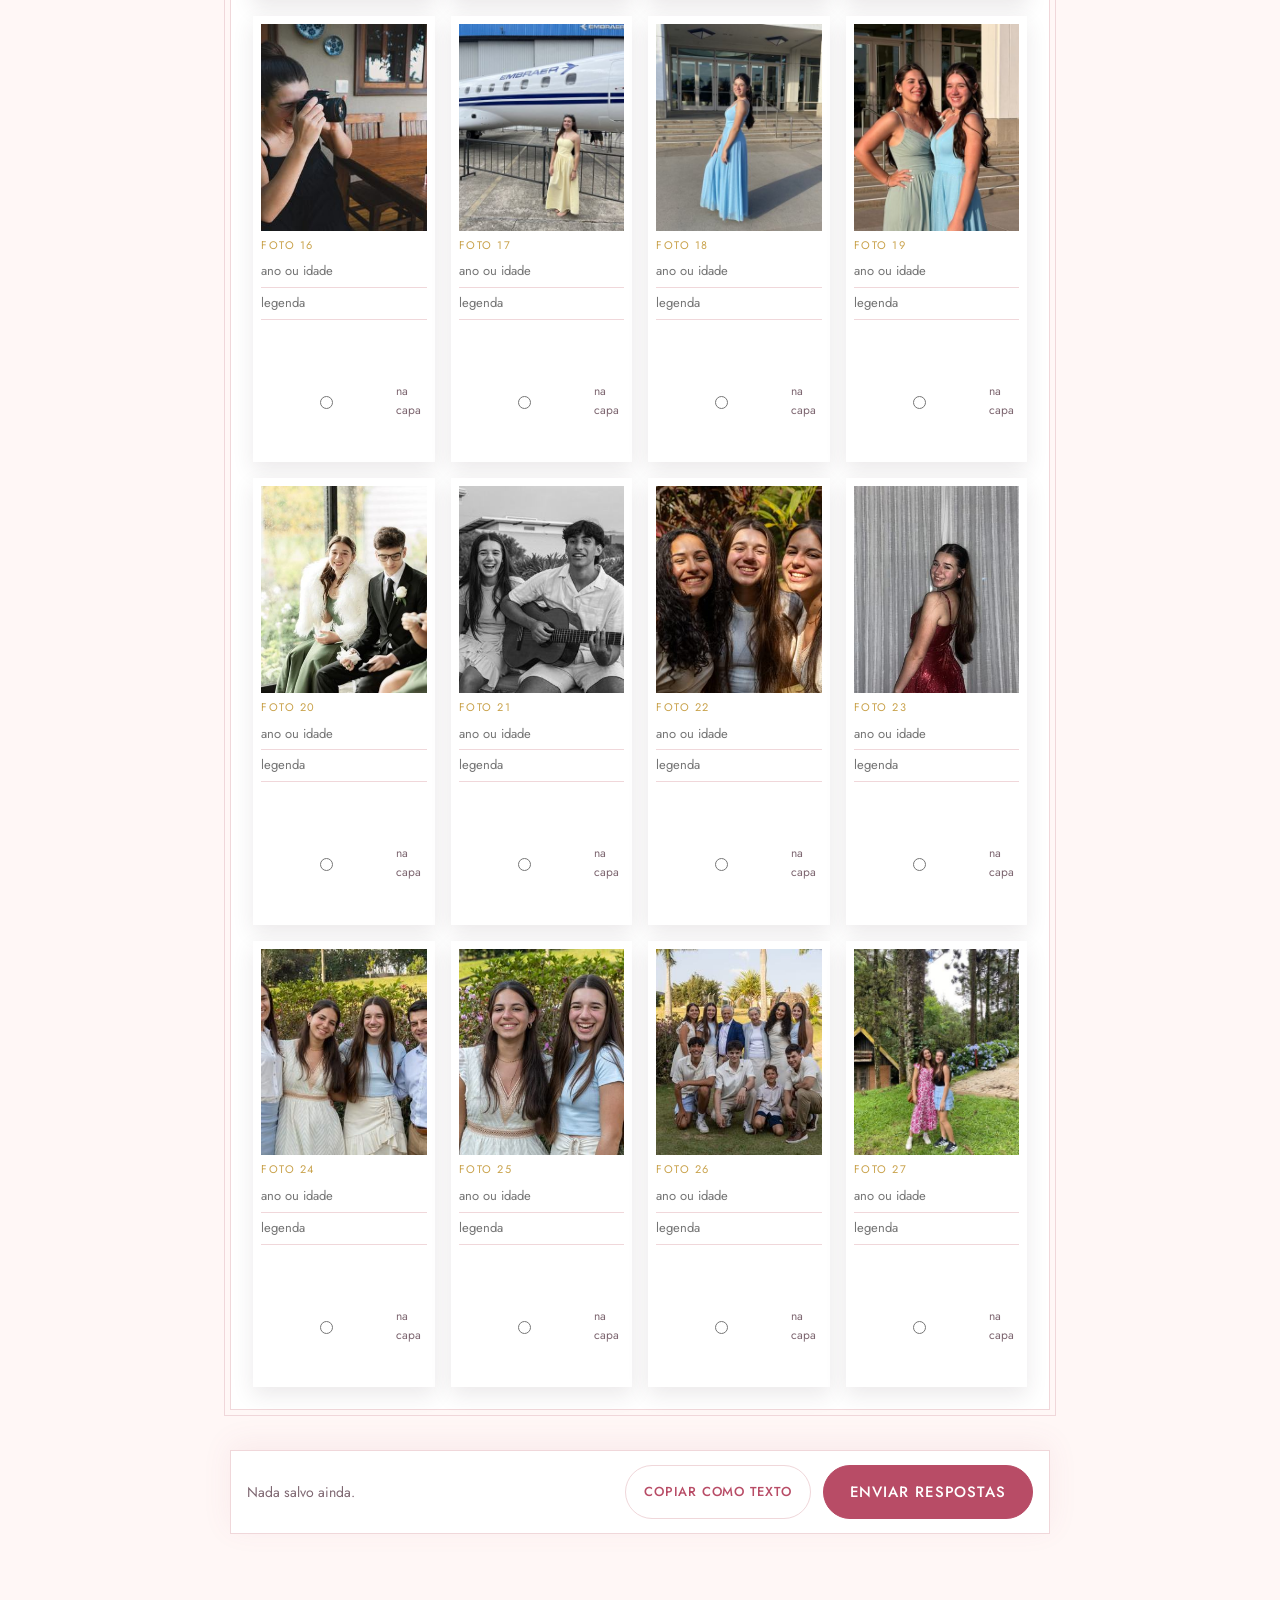
<file: perguntas.html>
<!doctype html>
<html lang="pt-BR">
<head>
<meta charset="utf-8">
<meta name="viewport" content="width=device-width, initial-scale=1">
<meta name="robots" content="noindex, nofollow">
<title>Perguntas · Os 15 da Lorena</title>
<link rel="icon" type="image/png" sizes="32x32" href="assets/favicon-32.png">
<link rel="stylesheet" href="https://fonts.googleapis.com/css2?family=Italiana&family=Bodoni+Moda:ital,opsz,wght@1,6..96,400&family=Jost:wght@400;500&display=swap">
<link rel="stylesheet" href="assets/site.css?v=20261117a">
<style>
  main.wrap{padding-block:40px 120px;max-width:860px}
  .intro{font-size:var(--lead);color:var(--muted);max-width:36em}
  .passo{margin-top:56px}
  .passo h3{font-size:clamp(30px,4.5vw,42px);letter-spacing:.04em;margin-bottom:6px}
  .passo h3::after{content:"";display:block;width:40px;height:1px;background:var(--gold);margin-top:12px}
  .passo .dica{color:var(--muted);margin:10px 0 20px;font-size:16px}
  .cartao{background:var(--paper);border:1px solid var(--line);outline:1px solid var(--line);outline-offset:5px;padding:22px 22px;margin-bottom:22px}
  .cartao .per{font-weight:500;margin:0 0 10px;font-size:17px}
  .cartao .per small{display:block;font-weight:400;color:var(--muted);font-size:14px}
  .ops{display:grid;gap:4px}
  .ops label{display:flex;gap:10px;align-items:flex-start;padding:8px 6px;border-radius:6px;cursor:pointer;font-size:16px;text-transform:none;letter-spacing:0;color:var(--ink)}
  .ops label:hover{background:var(--blush)}
  .ops input[type=radio],.ops input[type=checkbox]{accent-color:var(--rose-deep);width:18px;height:18px;margin-top:3px;flex:none}
  .ops .outro{flex:1;border:0;border-bottom:1.5px solid var(--line);font:inherit;padding:4px 0;background:transparent;color:var(--ink)}
  .campo{display:grid;gap:6px;margin-top:10px}
  .campo span{font-size:13px;letter-spacing:.06em;text-transform:uppercase;color:var(--muted);font-weight:500}
  .campo input,.campo textarea,.campo select{font:inherit;font-size:16px;border:0;border-bottom:1.5px solid var(--line);background:transparent;padding:8px 0;width:100%;color:var(--ink)}
  .campo input:focus,.campo textarea:focus{border-bottom-color:var(--gold);outline:none}
  .campo textarea{min-height:64px;resize:vertical}
  .horas{display:grid;grid-template-columns:repeat(auto-fill,minmax(180px,1fr));gap:12px 20px}
  .fotos{display:grid;grid-template-columns:repeat(auto-fill,minmax(150px,1fr));gap:16px}
  .fotos figure{margin:0;background:#fff;padding:8px 8px 10px;box-shadow:0 8px 20px rgba(58,42,48,.1)}
  .fotos img{aspect-ratio:4/5;object-fit:cover;width:100%}
  .fotos input{font:inherit;font-size:13px;border:0;border-bottom:1px solid var(--line);width:100%;padding:5px 0;background:transparent}
  .fotos .num{font-size:11px;letter-spacing:.14em;text-transform:uppercase;color:var(--gold);margin:6px 0 2px}
  .fotos label.capa{display:flex;gap:6px;align-items:center;font-size:12px;color:var(--muted);margin-top:6px;cursor:pointer}
  .quizq{border-top:1px solid var(--line);padding-top:12px;margin-top:12px}
  .bar{position:sticky;bottom:0;background:var(--paper);border:1px solid var(--line);padding:14px 16px;display:flex;flex-wrap:wrap;gap:10px 18px;align-items:center;justify-content:space-between;box-shadow:0 -6px 30px rgba(184,76,102,.08);margin-top:40px}
  .bar .st{font-size:14px;color:var(--muted)}
  .obrigada{margin-top:30px}
</style>
<script src="index-config.js?v=20261117a"></script>
</head>
<body class="aberta">
<header class="topo"><div class="wrap"><a class="marca" href="index.html">Os 15 da Lorena</a><nav><a href="index.html">Ver o site</a></nav></div></header>
<main class="wrap">
  <div class="cab"><div class="eyebrow">Para a Lorena</div><h2>Suas <span class="it">respostas</span></h2></div>
  <p class="intro">Lorena, o site está no ar e agora faltam as coisas que só você e seus pais sabem. Responde o que souber, pula o que não souber, e aperta "Enviar respostas" no final. Tudo fica salvo no seu celular enquanto você responde, então pode fazer em várias vezes. Algumas perguntas são para os seus pais: mostra pra eles.</p>

  <div class="cartao" style="margin-top:28px">
    <p class="per">Quem está respondendo agora?</p>
    <div class="ops" id="quem"></div>
  </div>

  <div id="passos"></div>

  <div class="bar">
    <div class="st" id="st">Nada salvo ainda.</div>
    <div class="acoes" style="margin:0"><button class="btn leve" type="button" id="copiar">Copiar como texto</button><button class="btn solid" type="button" id="enviar">Enviar respostas</button></div>
  </div>
  <div class="erro" id="erro" role="alert" style="margin-top:14px"></div>
  <div class="obrigada" id="ok"><h3>Chegou!</h3><p>Suas respostas foram para o tio. Pode mudar de ideia depois: é só responder de novo que a versão nova vale.</p><div class="acoes"><a class="btn solid" href="index.html">Ver o site</a></div></div>
</main>

<script>
(function(){
  var C=window.CONFIG||{}; var $=function(s){return document.querySelector(s)}; var $$=function(s){return Array.prototype.slice.call(document.querySelectorAll(s))};
  var esc=function(s){return String(s==null?"":s).replace(/[&<>"]/g,function(c){return {"&":"&amp;","<":"&lt;",">":"&gt;",'"':"&quot;"}[c]})};
  var R={}; try{R=JSON.parse(localStorage.getItem("lorena15-perguntas")||"{}")}catch(e){}
  function salvar(){try{localStorage.setItem("lorena15-perguntas",JSON.stringify(R))}catch(e){} var n=Object.keys(R).filter(function(k){var v=R[k];return v&&(typeof v!=="object"||Object.keys(v).length)}).length; $("#st").textContent=n?"Salvo no celular: "+n+" respostas até agora.":"Nada salvo ainda."}
  function radio(id,ops,outro){return '<div class="ops">'+ops.map(function(o,i){return '<label><input type="radio" name="'+id+'" value="'+esc(o)+'"><span>'+esc(o)+'</span></label>'}).join("")+(outro?'<label><input type="radio" name="'+id+'" value="__outro"><span>Outro:</span><input class="outro" type="text" data-outro="'+id+'" placeholder="escreva aqui"></label>':"")+'</div>'}
  function checks(id,ops){return '<div class="ops">'+ops.map(function(o){var v=Array.isArray(o)?o[0]:o,l=Array.isArray(o)?o[1]:"";return '<label><input type="checkbox" name="'+id+'" value="'+esc(v)+'"><span>'+esc(v)+(l?'<small style="display:block;color:var(--muted);font-size:13px">'+esc(l)+'</small>':"")+'</span></label>'}).join("")+'</div>'}
  function campo(id,rot,ph,area){return '<label class="campo"><span>'+esc(rot)+'</span>'+(area?'<textarea name="'+id+'" placeholder="'+esc(ph||"")+'"></textarea>':'<input type="text" name="'+id+'" placeholder="'+esc(ph||"")+'">')+'</label>'}
  function cartao(per,dica,html){return '<div class="cartao"><p class="per">'+per+(dica?'<small>'+dica+'</small>':"")+'</p>'+html+'</div>'}
  function passo(t,dica,html){return '<section class="passo"><h3>'+t+'</h3>'+(dica?'<p class="dica">'+dica+'</p>':"")+html+'</section>'}

  $("#quem").innerHTML=['Lorena','Mãe','Pai','Outra pessoa da família'].map(function(o){return '<label><input type="radio" name="quem" value="'+o+'"><span>'+o+'</span></label>'}).join("");

  var fotos=[{src:"capa",n:"Capa"}].concat((C.fotos||[]).map(function(f,i){return {src:f.src,n:"Foto "+(i+1)}}));
  var html="";
  html+=passo("1. A festa","Pode pedir ajuda aos seus pais e ao buffet. O que não souber, deixa em branco.",
    cartao("Qual é o traje?","Vai na capa do site e na faixa, para ninguém precisar perguntar.",radio("traje",["Esporte fino","Social (passeio completo)","Casual chique","Vem como se sentir bem"],true)+campo("trajeNota","Alguma orientação extra?","ex.: vestido midi ou longo; meninos de camisa social. Evitar rosa, que é só da aniversariante."))
   +cartao("Horários da noite","Deixe em branco o que ainda não existe. Vai virar a seção \"A noite\".",'<div class="horas">'+[["hEntrada","Entrada da Lorena"],["hValsa","Valsa"],["hVelas","15 velas"],["hJantar","Jantar"],["hBalada","Balada / pista"],["hFim","Fim da festa"]].map(function(p){return campo(p[0],p[1],"ex.: 21h")}).join("")+'</div>')
   +cartao("Vai ter...","Marque o que vai acontecer.",checks("momentos",["Entrada da debutante","Valsa com o pai","Valsa com a família","Valsa com amigos","15 velas","Corte (damas e cavalheiros)","Troca de vestido","Show ou DJ","Open bar de drinks sem álcool","Lembrancinha"]))
   +cartao("Chegando e dormindo (pergunta para os pais)","Para as famílias de Jundiaí e Campinas que vêm de carro.",radio("estacionamento",["Tem estacionamento na Casa Quintal","Tem valet na porta","Não tem, é na rua ou de app","Não sei"],false)+campo("metro","Metrô mais próximo, se souber","ex.: Higienópolis-Mackenzie, 10 min a pé")+campo("hotel","Dica de hotel para quem dorme em SP, se quiser indicar","ex.: perguntar à família pelo WhatsApp"))
   +cartao("O ônibus (pergunta para os pais)","Vira o quadro \"Para os pais\" na seção do ônibus.",'<div class="horas">'+[["busJundiai","Saída de Jundiaí"],["busCampinas","Saída de Campinas (Bonfim)"],["busEscola","Saída da escola"],["busVolta","Hora da volta"]].map(function(p){return campo(p[0],p[1],"ex.: 17h")}).join("")+'</div>'+campo("busAdulto","Quem vai de adulto em cada ônibus (só para a família saber, não vai para o site)","")+campo("busAvisos","Algum aviso para os pais?","ex.: levar documento com foto; avisar restrição alimentar",true))
   +cartao("Presentes","",radio("pix",["Pode oferecer Pix (a chave vai só pelo WhatsApp, nunca no site)","Não quero Pix"],false)+radio("mesaPresentes",["Vai ter mesa de presentes na festa","Não vai ter mesa, é melhor entregar antes","Não sei ainda"],false)));
  html+=passo("2. Mensagens e WhatsApp","",
    cartao("Qual WhatsApp recebe o \"oi\" de quem confirmou e as dúvidas?","Hoje está o número (19) 98117-4550.",radio("zapQuem",["O meu","O da minha mãe","O do meu pai"],true)+campo("zapNumero","O número, com DDD","(19) 9xxxx-xxxx"))
   +cartao("Hashtag da festa","Vai na faixa, no rodapé e na seção de fotos. Precisa ser única: #15daLorena e parecidas já são de outra Lorena famosa (Irmãs Pina), por isso o sobrenome.",radio("hashtag",["#LorenaSiqueira15 (já está no site)","#Os15daLorenaSS","#LorenaSS2027","#Lorena15anos (aviso: toda Lorena que faz 15 usa esta, as fotos vão se misturar)","Não quero hashtag"],true))
   +cartao("Uma mensagem sua para o site","Fica acima das fotos, em itálico, assinada por você. Duas ou três linhas bastam.",campo("mensagem","Sua mensagem","ex.: Escolhi cada foto deste site. Algumas são do tempo da Minnie, outras de agora. Queria muito que você estivesse lá para a próxima.",true))
   +cartao("Segredo do selo \"15\"","Quem tocar três vezes no selo da abertura vê uma frase sua. Qual?",campo("fraseSelo","A frase secreta","ex.: você achou! me conta na festa")));
  html+=passo("3. O que você quer ligar no site","Marque tudo que quiser. O que já está ligado vem marcado.",
    cartao("Recursos","",checks("recursos",[["Música na confirmação","o convidado sugere uma música para o DJ"],["Recado na confirmação","mensagens para você, lidas na festa"],["Contador de confirmados","\"Já confirmaram 48 pessoas. Falta você.\""],["Story \"Eu vou\"","imagem para os amigos postarem depois de confirmar"],["Quiz sobre você","oito perguntas, resultado compartilhável"],["Legendas nas fotos","aparecem na borda da polaroid"],["Capítulos por ano na galeria","um número grande cada vez que o ano muda"],["Seção \"A turma\"","nomes das damas e cavalheiros, com autorização de cada família"],["Álbum depois da festa","o site vira o álbum no dia seguinte"],["Programação da noite","com os horários que você deu acima"]]))
   +cartao("Ideias suas","O que você gostaria que o site tivesse e ninguém pensou?",campo("ideias","Pode escrever à vontade","",true)));
  html+=passo("4. Quiz \"Quanto você conhece a Lorena?\"","Só se marcou o quiz. Perguntas sobre gostos, nunca sobre onde você estuda ou mora. Pelo menos 5, no máximo 8.",
    '<div class="cartao">'+[1,2,3,4,5,6,7,8].map(function(i){return '<div class="quizq">'+campo("q"+i+"p","Pergunta "+i,"ex.: Qual é a série favorita dela?")+'<div class="horas">'+campo("q"+i+"c","Resposta certa","")+campo("q"+i+"e1","Resposta errada 1","")+campo("q"+i+"e2","Resposta errada 2","")+'</div></div>'}).join("")+'</div>');
  html+=passo("5. As fotos","Para cada foto, o ano (ou a idade) e uma legenda curta, se quiser. Marque a que você quer na capa.",
    '<div class="cartao"><div class="fotos">'+fotos.map(function(f){return '<figure><img src="assets/fotos/sm/'+f.src+'.jpg" alt="'+f.n+'" loading="lazy"><div class="num">'+f.n+'</div><input type="text" name="ano_'+f.src+'" placeholder="ano ou idade" maxlength="12"><input type="text" name="leg_'+f.src+'" placeholder="legenda" maxlength="60"><label class="capa"><input type="radio" name="capaEscolha" value="'+f.src+'">na capa</label></figure>'}).join("")+'</div></div>');
  $("#passos").innerHTML=html;

  /* liga, salva e restaura */
  function ler(){
    var r={};
    $$("main input, main textarea").forEach(function(i){
      var k=i.name; if(!k) return;
      if(i.type==="radio"){ if(i.checked){ r[k]=i.value==="__outro"?( $('input[data-outro="'+k+'"]').value||"" ):i.value } }
      else if(i.type==="checkbox"){ if(i.checked){ (r[k]=r[k]||[]).push(i.value) } }
      else if(i.dataset.outro){ /* tratado no rádio */ }
      else if(i.value.trim()){ r[k]=i.value.trim() }
    });
    return r;
  }
  function restaurar(){
    $$("main input, main textarea").forEach(function(i){
      var k=i.name; if(!k||!(k in R)) return; var v=R[k];
      if(i.type==="radio"){ var ops=$$('input[name="'+k+'"]').map(function(x){return x.value}); if(ops.indexOf(v)>=0){ i.checked=i.value===v } else if(i.value==="__outro"){ i.checked=true; var o=$('input[data-outro="'+k+'"]'); if(o) o.value=v } }
      else if(i.type==="checkbox"){ i.checked=Array.isArray(v)&&v.indexOf(i.value)>=0 }
      else if(!i.dataset.outro){ i.value=v }
    });
    ["Música na confirmação","Recado na confirmação","Contador de confirmados","Story \"Eu vou\""].forEach(function(v){ if(!("recursos" in R)) { var c=$('input[name="recursos"][value="'+v.replace(/"/g,'\\"')+'"]'); if(c) c.checked=true } });
  }
  restaurar(); salvar();
  $("main").addEventListener("input",function(){R=ler();salvar()});
  $("main").addEventListener("change",function(){R=ler();salvar()});

  function texto(){ R=ler(); return "Respostas da Lorena para o site\n"+Object.keys(R).map(function(k){var v=R[k];return k+": "+(Array.isArray(v)?v.join("; "):v)}).join("\n") }
  $("#copiar").addEventListener("click",function(){var t=texto();var b=$("#copiar");var ok=function(){b.textContent="Copiado!";setTimeout(function(){b.textContent="Copiar como texto"},2000)};if(navigator.clipboard&&navigator.clipboard.writeText){navigator.clipboard.writeText(t).then(ok,function(){window.prompt("Copie:",t)})}else window.prompt("Copie:",t)});
  $("#enviar").addEventListener("click",function(){
    R=ler(); var erro=$("#erro"); erro.style.display="none";
    if(!R.quem){erro.textContent="Marque quem está respondendo, lá no começo.";erro.style.display="block";window.scrollTo({top:0,behavior:"smooth"});return}
    var b=$("#enviar"); b.disabled=true; b.textContent="Enviando…";
    var d={site:"lorena15",tipo:"perguntas",quem:R.quem,respostas:R};
    var fim=function(){b.disabled=false;b.textContent="Enviar respostas"};
    if(!C.formEndpoint){fim();erro.textContent="O site ainda não está ligado à planilha. Use \"Copiar como texto\" e mande pelo WhatsApp.";erro.style.display="block";return}
    fetch(C.formEndpoint,{method:"POST",body:JSON.stringify(d)}).then(function(r){return r.json()}).then(function(j){ if(!j||!j.ok) throw new Error("x"); fim(); $("#ok").style.display="block"; $("#ok").classList.add("aparece"); $("#ok").scrollIntoView({behavior:"smooth",block:"center"}); })
      .catch(function(){fim();erro.textContent="Não conseguimos enviar agora. Use \"Copiar como texto\" e mande pelo WhatsApp, ou tente de novo daqui a pouco.";erro.style.display="block"});
  });
})();
</script>
</body>
</html>
</file>
<file: assets/site.css>
/* Os 15 da Lorena. Paleta e letras escolhidas pela Lorena (2026-11-05):
   as cores da página de escolhas, Italiana para títulos e Jost para textos,
   no estilo "revista" (letras grandes, fotos polaroid, faixa rolante).
   Revisão de 2026-11-06: dourado como detalhe fino, Bodoni itálico como
   segunda voz, abertura em sequência, capa em camadas, capítulos na galeria,
   formulários como cartão de resposta, barra fixa no celular. */
:root{
  --bg:#FFF7F6; --paper:#FFFFFF; --ink:#3A2A30; --muted:#7D6670; --line:#F0D7DA;
  --rose:#E8899A; --rose-deep:#B84C66; --gold:#C9A24B; --blush:#FDEBEE;
  --display:Italiana,"Bodoni Moda",Didot,"Times New Roman",serif;
  --italic:"Bodoni Moda",Didot,"Times New Roman",serif;
  --body:Jost,"Helvetica Neue",Arial,sans-serif;
  --lead:clamp(19px,1.5vw,22px);
}
*{box-sizing:border-box}
html{scroll-behavior:smooth;overflow-x:clip}
body{margin:0;background:var(--bg);color:var(--ink);font-family:var(--body);font-size:17px;line-height:1.6;-webkit-font-smoothing:antialiased;overflow-x:hidden}
img{max-width:100%;height:auto;display:block}
a{color:var(--rose-deep)}
h1,h2,h3{font-family:var(--display);font-weight:400;line-height:1;margin:0;text-wrap:balance}
.it{font-family:var(--italic);font-style:italic;font-weight:400;text-transform:none;letter-spacing:0;color:var(--rose-deep)}
.wrap{max-width:1120px;margin:0 auto;padding-left:max(20px,env(safe-area-inset-left,0px));padding-right:max(20px,env(safe-area-inset-right,0px))}
.eyebrow{font-size:13px;letter-spacing:.22em;text-transform:uppercase;color:var(--rose-deep);font-weight:500}
.eyebrow .num{color:var(--gold);margin-right:10px}
.btn{display:inline-flex;align-items:center;gap:8px;font:inherit;font-weight:500;letter-spacing:.06em;text-transform:uppercase;font-size:15px;border-radius:999px;padding:14px 26px;border:1.5px solid var(--ink);color:var(--ink);background:transparent;text-decoration:none;cursor:pointer;transition:background .15s,color .15s,transform .15s,box-shadow .15s}
.btn:hover{background:var(--ink);color:#fff;transform:translateY(-1px);box-shadow:0 8px 20px rgba(184,76,102,.18)}
.btn.solid{background:var(--rose-deep);border-color:var(--rose-deep);color:#fff}
.btn.solid:hover{background:var(--ink);border-color:var(--ink)}
.btn.leve{border-color:var(--line);color:var(--rose-deep);font-size:13px;padding:10px 18px}
.btn.leve:hover{background:var(--blush);color:var(--rose-deep);transform:none;box-shadow:none}
.btn[disabled]{opacity:.6;cursor:wait;transform:none}
.btn:focus-visible,input:focus-visible,select:focus-visible,textarea:focus-visible,a:focus-visible,summary:focus-visible,button:focus-visible{outline:3px solid var(--rose);outline-offset:2px}
[hidden]{display:none!important}

/* abertura */
#abertura{position:fixed;inset:0;z-index:50;background:var(--bg);display:flex;align-items:center;justify-content:center;text-align:center;padding:24px;transition:transform .9s cubic-bezier(.77,0,.18,1)}
#abertura::after{content:"";position:absolute;inset:0;background:var(--blush);z-index:-1;transition:transform 1.15s cubic-bezier(.77,0,.18,1)}
#abertura.fechar{transform:translateY(-100%)}
#abertura.fechar::after{transform:translateY(-100%)}
#abertura .env{max-width:560px}
#abertura .env h1{font-size:clamp(64px,16vw,160px);letter-spacing:.08em;text-transform:uppercase;margin:12px 0 4px}
#abertura .env p{color:var(--muted);margin:0 0 6px;font-size:var(--lead)}
#abertura .conta{font-family:var(--italic);font-style:italic;color:var(--rose-deep);font-size:22px;margin:0 0 28px}
#abertura .selo{width:76px;height:76px;border-radius:50%;border:1.5px solid var(--gold);display:grid;place-items:center;margin:0 auto 20px;font-family:var(--display);font-size:32px;color:var(--gold);cursor:default;user-select:none;transition:transform .6s}
#abertura .selo.gira{transform:rotate(360deg)}
#abertura .btn{padding:18px 34px}
body.sem-fontes #abertura h1,body.sem-fontes .capa h1{visibility:hidden}
@media (prefers-reduced-motion:no-preference){
  #abertura .env>*{opacity:0;transform:translateY(14px);animation:sobe .7s cubic-bezier(.2,.7,.2,1) forwards}
  #abertura .selo{animation-delay:.1s}#abertura .eyebrow{animation-delay:.25s}#abertura h1{animation-delay:.4s}#abertura p{animation-delay:.55s}#abertura .conta{animation-delay:.65s}#abertura .btn{animation-delay:.8s}
  @keyframes sobe{to{opacity:1;transform:none}}
}

/* topo */
.topo{position:sticky;top:0;z-index:30;background:color-mix(in srgb,var(--bg) 88%,transparent);backdrop-filter:blur(8px);-webkit-backdrop-filter:blur(8px);border-bottom:1px solid var(--line)}
.topo .wrap{display:flex;align-items:center;justify-content:space-between;gap:16px;padding-block:16px}
.topo .marca{font-family:var(--display);letter-spacing:.14em;text-transform:uppercase;font-size:15px;text-decoration:none;color:var(--ink)}
.topo nav{display:flex;flex-wrap:wrap;gap:4px 18px}
.topo nav a{font-size:12px;letter-spacing:.14em;text-transform:uppercase;text-decoration:none;color:var(--ink)}
.topo nav a:hover{color:var(--rose-deep);text-decoration:underline;text-decoration-color:var(--gold);text-underline-offset:6px}

/* música */
.topo .musica{font:inherit;font-size:12px;letter-spacing:.14em;text-transform:uppercase;border:1px solid var(--line);background:var(--paper);color:var(--rose-deep);border-radius:999px;padding:7px 12px;cursor:pointer;white-space:nowrap}
.topo .musica[aria-pressed="true"]{background:var(--rose-deep);border-color:var(--rose-deep);color:#fff}
footer .credito{margin-top:18px;font-size:11px;letter-spacing:.08em;color:var(--muted)}
footer .credito a{color:var(--muted)}

/* capa */
.capa{position:relative;isolation:isolate;display:grid;grid-template-columns:1.1fr .9fr;gap:32px;align-items:center;padding-block:56px 32px}
.capa .txt .eyebrow{margin-bottom:18px}
.capa .txt .eyebrow span{white-space:nowrap}
.capa h1{font-size:clamp(76px,13vw,190px);letter-spacing:.06em;text-transform:uppercase}
.capa .sub{font-family:var(--display);font-size:clamp(24px,3.4vw,40px);letter-spacing:.3em;text-transform:uppercase;color:var(--rose-deep);margin:4px 0 22px}
.capa .sub .it{letter-spacing:0;font-size:1.1em}
.capa .data-cel{display:none;font-family:var(--italic);font-style:italic;font-size:20px;white-space:nowrap;color:var(--rose-deep);margin:-6px 0 18px;line-height:1.3}
.capa .quando{font-size:var(--lead);margin:0 0 26px;max-width:28em;line-height:1.5}
.capa .quando b{font-family:var(--italic);font-style:italic;font-weight:400;font-size:1.15em}
.capa .acoes{display:flex;flex-wrap:wrap;gap:12px}
.pilha{position:relative;max-width:440px;margin:0 auto}
.polaroid{background:#fff;padding:14px 14px 48px;box-shadow:0 18px 40px rgba(58,42,48,.16);transform:rotate(3deg);position:relative;z-index:1;margin:0}
.polaroid img{aspect-ratio:4/5;object-fit:cover;width:100%}
.polaroid figcaption{position:absolute;left:0;right:0;bottom:12px;text-align:center;font-family:var(--display);letter-spacing:.2em;text-transform:uppercase;font-size:13px;color:var(--gold)}
.pilha .polaroid.b{position:absolute;right:0;bottom:8%;width:62%;z-index:0;transform:rotate(-7deg);padding:9px 9px 30px;box-shadow:0 10px 24px rgba(58,42,48,.12)}

/* fatos */
.fatos{display:grid;grid-template-columns:repeat(auto-fit,minmax(220px,1fr));gap:16px;padding-block:8px 40px}
.fatos>div:not(.acoes){background:var(--paper);border:1px solid var(--line);padding:18px 20px;font-size:var(--lead);line-height:1.45}
.fatos div b{display:block;font-size:12px;letter-spacing:.2em;text-transform:uppercase;color:var(--gold);font-weight:500;margin-bottom:6px}
.fatos div small{display:block;color:var(--muted);font-size:15px;margin-top:4px}
.fatos .acoes{grid-column:1/-1;display:flex;flex-wrap:wrap;gap:10px;margin-top:4px}

/* faixa rolante */
.faixa{background:var(--rose-deep);color:#fff;overflow:hidden;white-space:nowrap;padding-block:12px;font-size:13px;letter-spacing:.2em;text-transform:uppercase;mask-image:linear-gradient(90deg,transparent,#000 6%,#000 94%,transparent);-webkit-mask-image:linear-gradient(90deg,transparent,#000 6%,#000 94%,transparent)}
.faixa .trilho{display:inline-block;animation:rolar 60s linear infinite}
.faixa:hover .trilho{animation-play-state:paused}
.faixa span{padding:0 22px}
.faixa .estrela{color:var(--gold);padding:0 6px}
@keyframes rolar{from{transform:translateX(0)}to{transform:translateX(-50%)}}
@media (prefers-reduced-motion:reduce){.faixa .trilho{animation:none}#abertura,#abertura::after{transition:none}html{scroll-behavior:auto}.btn:hover{transform:none}}

/* seções */
main{counter-reset:sec}
section.bloco{padding-block:clamp(64px,9vw,112px);counter-increment:sec}
section.bloco+section.bloco{border-top:1px solid var(--line)}
.cab{margin-bottom:clamp(28px,4vw,48px)}
.cab .eyebrow::before{content:counter(sec,decimal-leading-zero) "  —  ";color:var(--gold)}
.cab h2{font-size:clamp(44px,7vw,92px);letter-spacing:clamp(.02em,.4vw,.04em)}
.cab h2::after{content:"";display:block;width:56px;height:1px;background:var(--gold);margin-top:18px}
.cab p{margin:14px 0 0;color:var(--muted);max-width:40em;font-size:var(--lead);line-height:1.5}
.duas{display:grid;grid-template-columns:1fr 1fr;gap:40px;align-items:start}
.duas>*{min-width:0}
@media (prefers-reduced-motion:no-preference){
  .cab.entra{opacity:0;transform:translateY(12px);transition:opacity .6s,transform .6s}
  .cab.entra.visto{opacity:1;transform:none}
}

/* mensagem da Lorena */
.recado-lorena{font-family:var(--italic);font-style:italic;font-size:clamp(22px,2.6vw,30px);line-height:1.4;color:var(--ink);max-width:28em;margin:0 0 40px;padding-left:22px;border-left:2px solid var(--gold)}
.recado-lorena small{display:block;font-family:var(--body);font-style:normal;font-size:13px;letter-spacing:.18em;text-transform:uppercase;color:var(--muted);margin-top:10px}

/* galeria */
.galeria{display:flex;flex-wrap:wrap;justify-content:center;gap:28px 24px;align-items:flex-start}
.galeria .ano{flex:1 0 100%;font-size:clamp(56px,9vw,120px);color:transparent;-webkit-text-stroke:1px var(--rose);letter-spacing:.08em;margin:24px 0 -8px;text-align:right}
.galeria figure{margin:0;flex:none;box-sizing:border-box;background:#fff;padding:10px 10px 34px;box-shadow:0 12px 30px rgba(58,42,48,.12);transition:transform .2s;position:relative;cursor:default}
.galeria figure.r1{transform:rotate(-2deg)}.galeria figure.r2{transform:rotate(1.5deg)}.galeria figure.r3{transform:rotate(-1deg)}
.galeria figure:hover{transform:rotate(0) scale(1.02)}
.galeria img{width:100%;height:auto;background:var(--blush);filter:saturate(.94) contrast(1.02)}
.galeria figcaption{position:absolute;left:10px;right:10px;bottom:9px;font-family:var(--italic);font-style:italic;font-size:14px;color:var(--muted);text-align:center;white-space:nowrap;overflow:hidden;text-overflow:ellipsis}
@media (prefers-reduced-motion:no-preference){
  .galeria img,.polaroid img{opacity:0;transition:opacity .5s ease}
  .galeria img.ok,.polaroid img.ok{opacity:1}
}

.galeria figure.oculta{display:none}

/* programação */
.noite{list-style:none;padding:0;margin:0;max-width:40em}
.noite li{display:grid;grid-template-columns:90px 1fr;gap:18px;padding:14px 0;border-bottom:1px solid var(--line);font-size:var(--lead)}
.noite li b{font-family:var(--display);font-weight:400;font-size:1.3em;color:var(--rose-deep);letter-spacing:.04em}

/* local */
.endereco{font-size:20px;line-height:1.5;margin:0 0 10px}
.endereco b{font-family:var(--display);font-weight:400;font-size:30px;letter-spacing:.06em;display:block;margin-bottom:6px}
.mapa{display:block;border-radius:6px;overflow:hidden;box-shadow:0 12px 30px rgba(58,42,48,.12);background:var(--blush)}
.mapa img{width:100%;aspect-ratio:3/2;object-fit:cover}
.acoes{display:flex;flex-wrap:wrap;gap:12px;margin-top:22px}
.vindo{background:var(--blush);border-radius:6px;padding:16px 20px;margin-top:24px;font-size:16px}
.vindo b{display:block;font-size:12px;letter-spacing:.2em;text-transform:uppercase;color:var(--gold);margin-bottom:6px}

.hospedagem{margin-top:28px}
.hospedagem>b{display:block;font-family:var(--display);font-weight:400;font-size:24px;letter-spacing:.08em;text-transform:uppercase;margin-bottom:6px}
.hospedagem>b::after{content:"";display:block;width:40px;height:1px;background:var(--gold);margin-top:10px}
.hospedagem>p{margin:12px 0 14px;color:var(--muted);font-size:15px}
.hospedagem ul{list-style:none;padding:0;margin:0;display:grid;gap:10px}
.hospedagem li{display:flex;justify-content:space-between;align-items:center;gap:14px;background:var(--paper);border:1px solid var(--line);padding:12px 16px}
.hospedagem li>div{min-width:0}
.hospedagem li strong{font-weight:500}
.hospedagem li small{display:block;color:var(--muted);font-size:14px}
.hospedagem li .cat{display:block;font-size:11px;letter-spacing:.14em;text-transform:uppercase;color:var(--gold);font-weight:500}
.hospedagem li a{flex:none;font-size:12px;letter-spacing:.1em;text-transform:uppercase;text-decoration:none;color:var(--rose-deep);border:1px solid var(--line);border-radius:999px;padding:7px 12px;white-space:nowrap}
.hospedagem li a:hover{background:var(--blush)}

/* dobra (esqueci o ônibus) */
.dobra{margin-top:18px;border:1px solid var(--line);border-radius:8px;background:#fff}
.dobra summary{cursor:pointer;padding:14px 16px;font-weight:500;letter-spacing:.04em;list-style:none;display:flex;justify-content:space-between;align-items:center;gap:12px}
.dobra summary::-webkit-details-marker{display:none}
.dobra summary::after{content:"+";font-family:var(--display);font-size:24px;color:var(--gold);line-height:1}
.dobra[open] summary::after{content:"−"}
.dobra p{margin:0;padding:0 16px 14px;color:var(--muted);font-size:15px}
.pais{background:var(--paper);border:1px solid var(--line);outline:1px solid var(--line);outline-offset:5px;padding:20px 22px;margin-top:24px;font-size:16px}
.pais b{display:block;font-family:var(--display);font-weight:400;font-size:24px;letter-spacing:.08em;text-transform:uppercase;margin-bottom:8px}

/* presentes */
.lista{columns:2;column-gap:40px;list-style:none;padding:0;margin:0;font-size:18px}
.lista li{break-inside:avoid;padding:10px 0;border-bottom:1px solid var(--line)}
.nota{background:var(--blush);border-radius:6px;padding:16px 20px;margin-top:24px;font-size:16px}

.lista li.pix-li{display:flex;flex-wrap:wrap;align-items:center;justify-content:space-between;gap:8px 16px}
.lista li.pix-li small{display:block;font-size:15px;color:var(--muted)}
.lista li.pix-li code{font-family:var(--body);color:var(--rose-deep);font-variant-numeric:tabular-nums;letter-spacing:.04em}

/* formulários: cartão de resposta */
form.f{background:var(--paper);border:1px solid var(--line);outline:1px solid var(--line);outline-offset:6px;padding:30px 28px;display:grid;gap:18px;position:relative}
form.f::before{content:attr(data-titulo);font-family:var(--display);font-size:26px;letter-spacing:.08em;text-transform:uppercase;color:var(--ink)}
form.f label{display:grid;gap:6px;font-size:14px;letter-spacing:.04em;text-transform:uppercase;color:var(--muted);font-weight:500}
form.f label small{text-transform:none;letter-spacing:0;font-size:14px;color:var(--muted);font-weight:400}
form.f input,form.f select,form.f textarea{font:inherit;font-size:17px;letter-spacing:0;text-transform:none;color:var(--ink);border:0;border-bottom:1.5px solid var(--line);background:transparent;padding:8px 0;border-radius:0;width:100%}
form.f select{appearance:none;-webkit-appearance:none;background:url("data:image/svg+xml,%3Csvg xmlns='http://www.w3.org/2000/svg' width='12' height='8'%3E%3Cpath d='M1 1l5 5 5-5' fill='none' stroke='%23C9A24B' stroke-width='1.5'/%3E%3C/svg%3E") no-repeat right 2px center;padding-right:22px}
form.f input::placeholder,form.f textarea::placeholder{color:#B9A6AC}
form.f input:focus,form.f select:focus,form.f textarea:focus{border-bottom-color:var(--gold);box-shadow:0 1px 0 var(--gold);outline:none}
form.f textarea{min-height:70px;resize:vertical}
form.f .linha{display:grid;grid-template-columns:1fr 1fr;gap:18px}
form.f .hp{position:absolute;left:-9999px;width:1px;height:1px;overflow:hidden}
form.f .rodape{display:flex;flex-wrap:wrap;gap:12px;align-items:center;justify-content:space-between;margin-top:6px}
form.f .prazo{font-size:15px;color:var(--ink)}
form.f .rotulo{font-size:14px;letter-spacing:.04em;text-transform:uppercase;color:var(--muted);font-weight:500;display:grid;gap:4px}
form.f .rotulo small{text-transform:none;letter-spacing:0;font-size:14px;font-weight:400}
form.f .pessoas-lista{display:grid;gap:14px}
form.f .pessoas-lista label{position:relative;padding-right:40px}
form.f .pessoas-lista .rm{position:absolute;right:0;bottom:4px;width:30px;height:30px;border-radius:50%;border:1px solid var(--line);background:var(--paper);color:var(--rose-deep);font:inherit;font-size:18px;line-height:1;cursor:pointer}
form.f .pessoas-lista .rm:hover{background:var(--blush)}
form.f .quem-lista{display:grid;gap:6px}
form.f .quem-lista label{display:flex;gap:10px;align-items:center;text-transform:none;letter-spacing:0;font-size:16px;color:var(--ink);font-weight:400}
form.f .quem-lista input{width:18px;height:18px;accent-color:var(--rose-deep);border:0;padding:0}
form.f .desdobra{display:grid;grid-template-rows:0fr;transition:grid-template-rows .35s ease}
form.f .desdobra>div{overflow:hidden;display:grid;gap:18px}
form.f .desdobra.aberto{grid-template-rows:1fr}
form.f .desdobra.aberto>div{overflow:visible}
.obrigada{display:none;background:var(--paper);border:1px solid var(--line);outline:1px solid var(--line);outline-offset:6px;padding:40px 28px;text-align:center}
.obrigada::before{content:"✦";display:block;color:var(--gold);font-size:22px;margin-bottom:10px}
.obrigada h3{font-size:clamp(38px,6vw,60px);letter-spacing:.06em;text-transform:uppercase;margin-bottom:12px}
.obrigada p{margin:0 0 22px;color:var(--muted);font-size:var(--lead)}
.obrigada .acoes{justify-content:center;margin-top:0}
.obrigada .volta{display:block;margin-top:18px;font-size:14px}
@media (prefers-reduced-motion:no-preference){.obrigada.aparece{animation:pop .6s cubic-bezier(.2,.8,.2,1)}@keyframes pop{from{opacity:0;transform:scale(.96) translateY(8px)}}}
.erro{display:none;color:var(--rose-deep);font-size:15px;padding:10px 14px;background:var(--blush);border-left:2px solid var(--rose-deep)}
.aviso{background:var(--blush);border-radius:6px;padding:12px 16px;font-size:15px;color:var(--ink);margin-bottom:16px}
.aviso a{font-weight:500}
.contagem{font-family:var(--italic);font-style:italic;font-size:22px;color:var(--rose-deep);margin:0 0 18px}
.contagem b{font-family:var(--display);font-style:normal;font-weight:400;font-size:1.3em;color:var(--ink)}

/* suas fotos */
.f-lista{display:grid;gap:6px;font-size:14px;color:var(--muted);max-height:220px;overflow:auto;border:1px solid var(--line);padding:10px 12px}
.f-lista div{display:flex;justify-content:space-between;gap:10px}
.f-lista .ok{color:var(--rose-deep)}
.f-lista .falhou{color:#a33}
form.f input[type=file]{border:1.5px dashed var(--line);padding:18px 12px;font-size:15px;cursor:pointer;background:var(--blush)}
.hash-nota{font-family:var(--italic);font-style:italic;font-size:20px;color:var(--rose-deep)}

/* quiz */
.quiz{background:var(--paper);border:1px solid var(--line);outline:1px solid var(--line);outline-offset:6px;padding:30px 28px;max-width:40em}
.quiz .q{font-family:var(--italic);font-style:italic;font-size:24px;margin:0 0 18px}
.quiz .ops{display:grid;gap:10px}
.quiz .ops button{font:inherit;font-size:17px;text-align:left;padding:14px 16px;border:1px solid var(--line);background:transparent;cursor:pointer;color:var(--ink)}
.quiz .ops button:hover{border-color:var(--rose)}
.quiz .ops button.certa{border-color:var(--gold);background:var(--blush)}
.quiz .ops button.errada{opacity:.5}
.quiz .passo{font-size:13px;letter-spacing:.16em;text-transform:uppercase;color:var(--muted);margin-bottom:10px}
.quiz .fim h3{font-size:clamp(36px,5vw,56px);letter-spacing:.06em;margin-bottom:10px}

/* rodapé */
footer{padding-block:72px 110px;text-align:center;color:var(--muted);font-size:14px;letter-spacing:.1em;text-transform:uppercase;border-top:1px solid var(--line)}
footer b{display:block;font-family:var(--display);font-size:28px;letter-spacing:.2em;color:var(--ink);font-weight:400;margin-bottom:6px}
footer .conta{font-family:var(--display);font-size:clamp(40px,6vw,72px);letter-spacing:.08em;color:var(--rose-deep);margin:10px 0 14px;text-transform:none}
footer .conta span{color:var(--ink)}
footer .hash{font-family:var(--italic);font-style:italic;text-transform:none;letter-spacing:0;font-size:22px;color:var(--rose-deep);margin:14px 0 6px}
footer .acoes{justify-content:center;margin-top:20px}
footer .carinho{margin-top:22px;text-transform:none;letter-spacing:0;font-family:var(--italic);font-style:italic;font-size:18px}
footer .estrela{color:var(--gold)}

/* barra fixa do celular */
.pill{position:fixed;left:50%;bottom:max(16px,env(safe-area-inset-bottom));transform:translate(-50%,140%);transition:transform .3s;z-index:40;display:flex;gap:8px;background:var(--paper);padding:8px;border-radius:999px;box-shadow:0 10px 30px rgba(58,42,48,.22);border:1px solid var(--line)}
.pill.ver{transform:translate(-50%,0)}
.pill .btn{padding:12px 18px;font-size:13px}
@media (min-width:821px){.pill{display:none}}

@media (max-width:820px){
  .capa{grid-template-columns:1fr;padding-block:28px 20px;gap:0}
  .capa .txt .eyebrow{display:none}
  .capa .data-cel{display:block}
  .capa .sub{margin-bottom:14px}
  .capa .foto-col{order:-1}
  .pilha{max-width:280px;margin:0 auto}
  .capa .txt{margin-top:28px;position:relative;z-index:2;text-align:left}
  .capa .txt .eyebrow{white-space:normal}
  .duas{grid-template-columns:1fr;gap:28px}
  .galeria{gap:22px 16px}
  .galeria figure{padding:8px 8px 26px}
  .galeria figcaption{bottom:5px;font-size:12px;left:8px;right:8px}
  .lista{columns:1}
  form.f .linha{grid-template-columns:1fr}
  form.f{padding:22px 18px}
  .topo .wrap{flex-wrap:wrap;padding-block:12px 0;row-gap:8px}
  .topo .musica{margin-left:auto}
  .topo nav{flex:1 0 100%;flex-wrap:nowrap;overflow-x:auto;gap:8px;padding:2px 0 10px;scrollbar-width:none;-webkit-overflow-scrolling:touch;mask-image:linear-gradient(90deg,#000 92%,transparent);-webkit-mask-image:linear-gradient(90deg,#000 92%,transparent)}
  .topo nav::-webkit-scrollbar{display:none}
  .topo nav a{flex:none;font-size:12px;padding:7px 12px;border:1px solid var(--line);border-radius:999px;background:var(--paper)}
  .topo nav a:hover{text-decoration:none}
  .noite li{grid-template-columns:70px 1fr}
}
</file>
